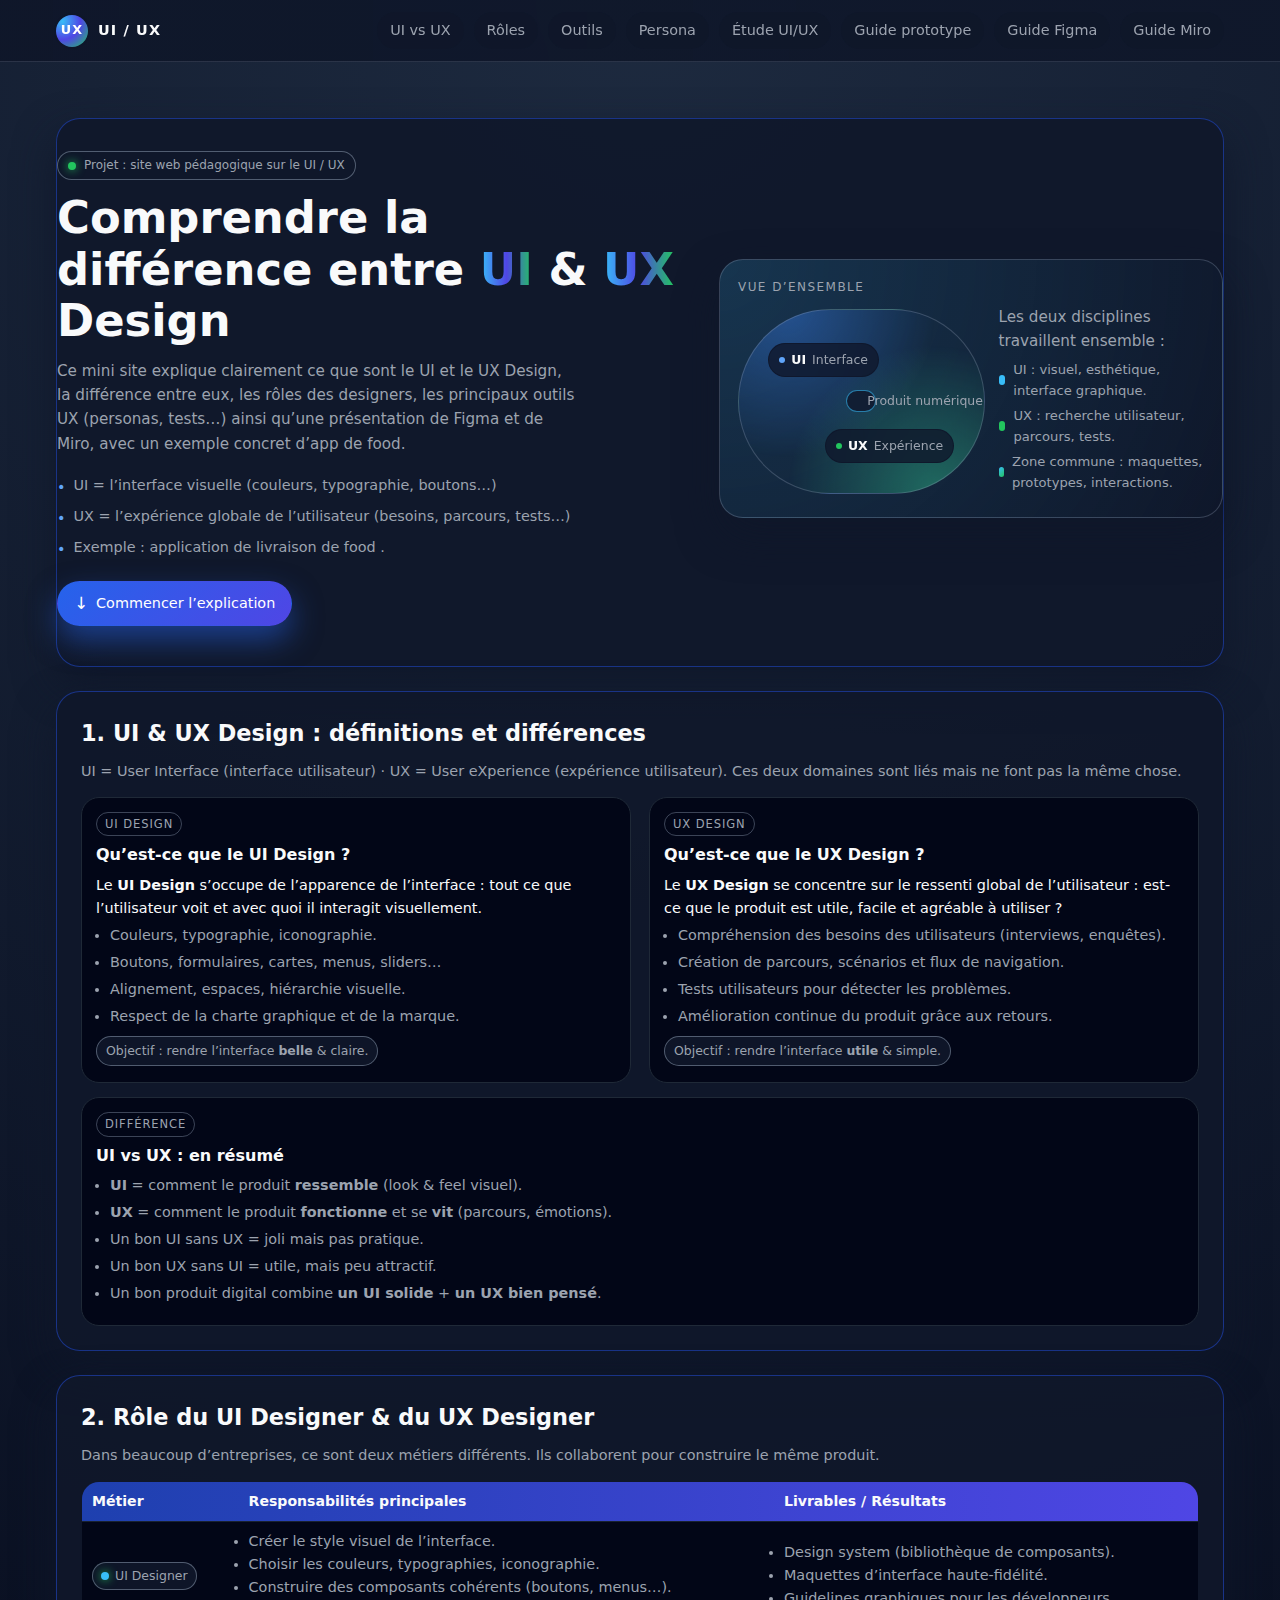
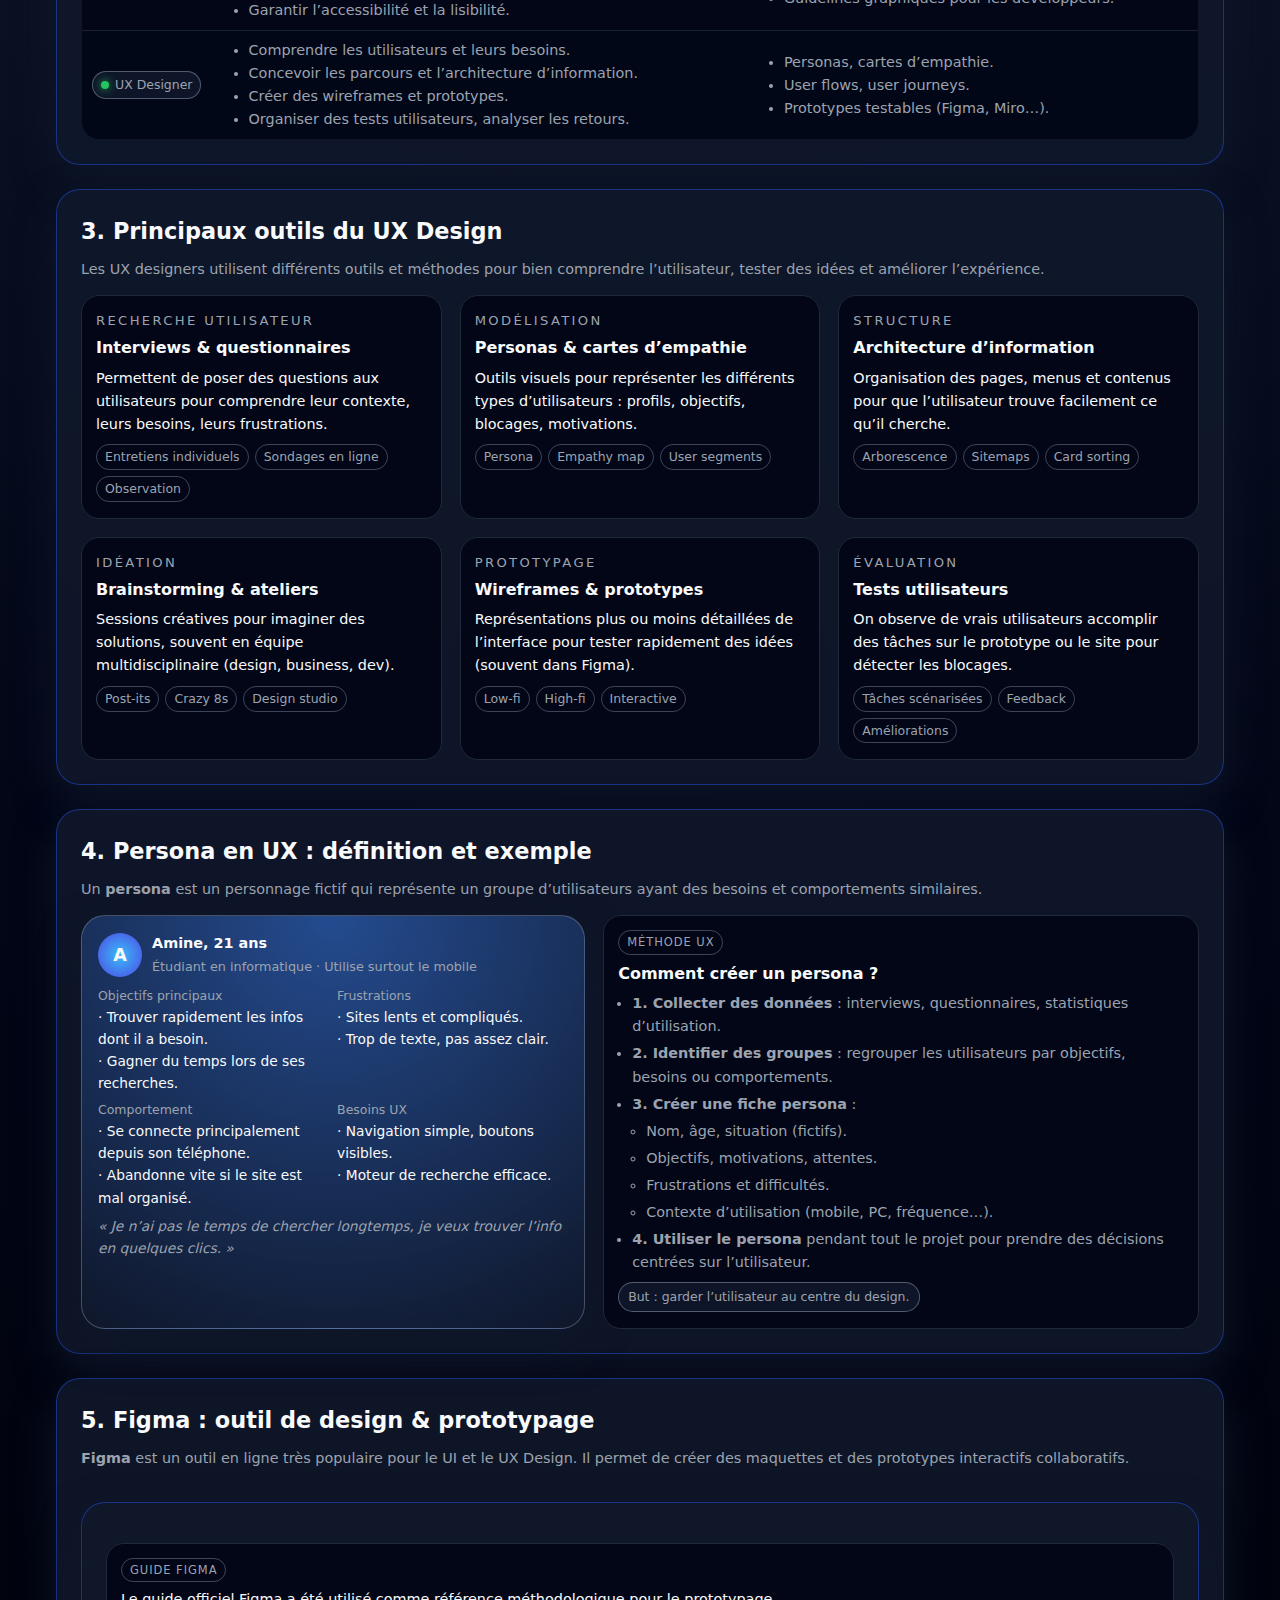
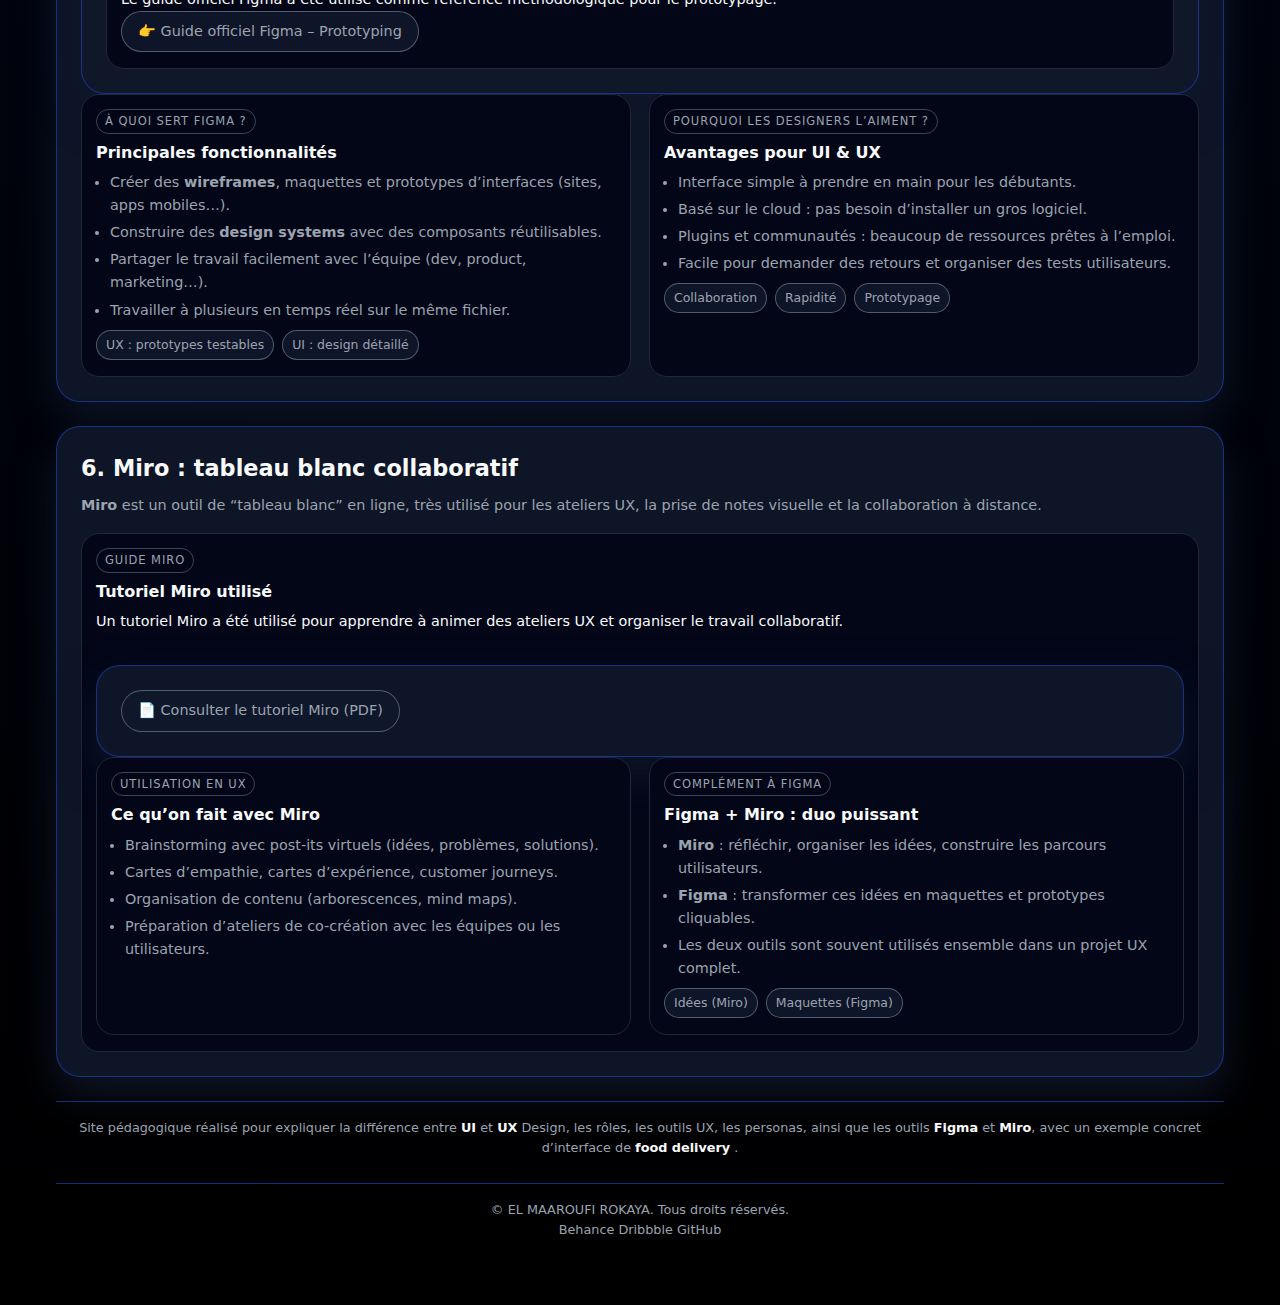
<file: index.html>
<!DOCTYPE html>
<html lang="fr">
<head>
  <meta charset="UTF-8" />
  <title>UI & UX Design – Explications complètes</title>
  <meta name="viewport" content="width=device-width, initial-scale=1.0" />
  <style>
    :root {
      --bg: #0f172a;
      --bg-soft: #111827;
      --primary: #3b82f6;
      --primary-soft: #1e40af;
      --text: #f9fafb;
      --text-soft: #9ca3af;
      --card-bg: #020617;
      --accent: #22c55e;
      --border: #1f2937;
      --radius-lg: 18px;
      --radius-xl: 24px;
      --shadow-soft: 0 18px 40px rgba(15, 23, 42, 0.75);
    }

    * {
      box-sizing: border-box;
      margin: 0;
      padding: 0;
    }

    body {
      font-family: system-ui, -apple-system, BlinkMacSystemFont, "Segoe UI", sans-serif;
      background: radial-gradient(circle at top, #1d2a3f 0, #020617 55%, #000 100%);
      color: var(--text);
      line-height: 1.6;
      -webkit-font-smoothing: antialiased;
    }

    a {
      color: inherit;
      text-decoration: none;
    }

    img {
      max-width: 100%;
      display: block;
    }

    .page {
      max-width: 1200px;
      margin: 0 auto;
      padding: 24px 16px 64px;
    }

    header {
      position: sticky;
      top: 0;
      z-index: 10;
      backdrop-filter: blur(18px);
      background: linear-gradient(to right, rgba(15,23,42,0.95), rgba(15,23,42,0.9));
      border-bottom: 1px solid rgba(148,163,184,0.2);
    }

    .nav {
      max-width: 1200px;
      margin: 0 auto;
      padding: 12px 16px;
      display: flex;
      align-items: center;
      justify-content: space-between;
      gap: 12px;
    }

    .logo {
      display: flex;
      align-items: center;
      gap: 10px;
      font-weight: 700;
      letter-spacing: 0.08em;
      font-size: 0.9rem;
      text-transform: uppercase;
    }

    .logo-mark {
      width: 32px;
      height: 32px;
      border-radius: 999px;
      background: radial-gradient(circle at 20% 20%, #38bdf8, #4f46e5, #22c55e);
      display: flex;
      align-items: center;
      justify-content: center;
      font-size: 0.8rem;
      color: white;
      box-shadow: 0 0 0 2px rgba(15,23,42,0.8);
    }

    .nav-links {
      display: flex;
      flex-wrap: wrap;
      gap: 10px;
      font-size: 0.9rem;
    }

    .nav-links a {
      padding: 6px 12px;
      border-radius: 999px;
      border: 1px solid transparent;
      color: var(--text-soft);
      transition: 0.2s ease;
      background: rgba(15,23,42,0.7);
    }

    .nav-links a:hover {
      border-color: rgba(148,163,184,0.6);
      color: var(--text);
      transform: translateY(-1px);
      background: rgba(15,23,42,1);
    }

    .hero {
      display: grid;
      grid-template-columns: minmax(0, 1.5fr) minmax(0, 1.2fr);
      gap: 32px;
      padding: 32px 0 40px;
      align-items: center;
    }

    .badge {
      display: inline-flex;
      align-items: center;
      gap: 8px;
      padding: 4px 10px;
      border-radius: 999px;
      border: 1px solid rgba(148,163,184,0.5);
      background: rgba(15,23,42,0.9);
      font-size: 0.75rem;
      color: var(--text-soft);
      margin-bottom: 12px;
    }

    .badge-dot {
      width: 8px;
      height: 8px;
      border-radius: 999px;
      background: #22c55e;
      box-shadow: 0 0 10px #22c55e;
    }

    .hero h1 {
      font-size: clamp(2rem, 4vw, 2.8rem);
      line-height: 1.15;
      margin-bottom: 12px;
    }

    .hero h1 span {
      background: linear-gradient(to right, #38bdf8, #4f46e5, #22c55e);
      -webkit-background-clip: text;
      color: transparent;
    }

    .hero p {
      color: var(--text-soft);
      max-width: 520px;
      font-size: 0.95rem;
      margin-bottom: 18px;
    }

    .hero-list {
      list-style: none;
      margin-bottom: 20px;
      color: var(--text-soft);
      font-size: 0.9rem;
    }

    .hero-list li {
      display: flex;
      gap: 8px;
      margin-bottom: 6px;
    }

    .hero-list li::before {
      content: "•";
      color: #60a5fa;
      margin-top: 2px;
    }

    .hero-actions {
      display: flex;
      flex-wrap: wrap;
      gap: 12px;
      font-size: 0.9rem;
      margin-top: 4px;
    }

    .btn-primary,
    .btn-ghost {
      padding: 8px 16px;
      border-radius: 999px;
      border: 1px solid transparent;
      display: inline-flex;
      align-items: center;
      gap: 8px;
      cursor: pointer;
      font-size: 0.9rem;
      transition: 0.2s ease;
    }

    .btn-primary {
      background: linear-gradient(135deg, #2563eb, #4f46e5);
      color: white;
      box-shadow: 0 14px 30px rgba(37,99,235,0.5);
    }

    .btn-primary span {
      font-size: 1.05rem;
    }

    .btn-primary:hover {
      transform: translateY(-1px);
      box-shadow: 0 16px 40px rgba(37,99,235,0.6);
    }

    .btn-ghost {
      border-color: rgba(148,163,184,0.5);
      background: rgba(15,23,42,0.9);
      color: var(--text-soft);
    }

    .btn-ghost:hover {
      border-color: rgba(148,163,184,0.8);
      color: var(--text);
      transform: translateY(-1px);
    }

    .hero-aside {
      background: radial-gradient(circle at top left, rgba(56,189,248,0.18), rgba(15,23,42,0.98));
      border-radius: var(--radius-xl);
      border: 1px solid rgba(148,163,184,0.3);
      box-shadow: var(--shadow-soft);
      padding: 18px 18px 20px;
      position: relative;
      overflow: hidden;
    }

    .hero-tag {
      font-size: 0.75rem;
      text-transform: uppercase;
      letter-spacing: 0.12em;
      color: var(--text-soft);
      margin-bottom: 8px;
    }

    .diagram {
      display: grid;
      grid-template-columns: 1.2fr 1fr;
      gap: 14px;
      align-items: center;
    }

    .diagram-circle {
      position: relative;
      width: 100%;
      aspect-ratio: 4 / 3;
      border-radius: 999px;
      background: radial-gradient(circle at 20% 0, rgba(59,130,246,0.4), transparent 55%),
                  radial-gradient(circle at 80% 100%, rgba(52,211,153,0.4), transparent 55%);
      border: 1px solid rgba(148,163,184,0.3);
      display: flex;
      align-items: center;
      justify-content: center;
      overflow: hidden;
    }

    .pill {
      position: absolute;
      padding: 6px 10px;
      border-radius: 999px;
      border: 1px solid rgba(15,23,42,0.8);
      font-size: 0.78rem;
      display: flex;
      align-items: center;
      gap: 6px;
      backdrop-filter: blur(10px);
      background: rgba(15,23,42,0.8);
      color: var(--text-soft);
      white-space: nowrap;
    }

    .pill strong {
      font-weight: 600;
      color: var(--text);
    }

    .pill-dot {
      width: 6px;
      height: 6px;
      border-radius: 999px;
      background: #60a5fa;
    }

    .pill-ui { top: 18%; left: 12%; }
    .pill-ux { bottom: 16%; right: 12%; }
    .pill-center {
      inset: 50%;
      transform: translate(-50%, -50%);
      border-radius: 999px;
      padding: 10px 14px;
      border-color: rgba(56,189,248,0.6);
    }

    .diagram-legend {
      font-size: 0.82rem;
      color: var(--text-soft);
    }

    .diagram-legend p {
      margin-bottom: 6px;
    }

    .legend-item {
      display: flex;
      gap: 8px;
      align-items: center;
      margin-bottom: 4px;
    }

    .legend-dot {
      width: 10px;
      height: 10px;
      border-radius: 999px;
    }

    .legend-dot.ui { background: #38bdf8; }
    .legend-dot.ux { background: #22c55e; }
    .legend-dot.both { background: linear-gradient(135deg,#38bdf8,#22c55e); }

    section {
      margin-top: 32px;
      padding: 24px;
      border-radius: var(--radius-xl);
      background: rgba(15,23,42,0.9);
      border: 1px solid rgba(30,64,175,0.7);
      box-shadow: 0 18px 40px rgba(15,23,42,0.9);
    }

    section + section {
      margin-top: 24px;
    }

    section h2 {
      font-size: 1.4rem;
      margin-bottom: 8px;
    }

    section .subtitle {
      color: var(--text-soft);
      font-size: 0.9rem;
      margin-bottom: 14px;
    }

    .grid-2 {
      display: grid;
      grid-template-columns: repeat(2, minmax(0,1fr));
      gap: 18px;
    }

    .card {
      background: var(--card-bg);
      border-radius: var(--radius-lg);
      border: 1px solid var(--border);
      padding: 14px 14px 16px;
      font-size: 0.9rem;
    }

    .card h3 {
      font-size: 1rem;
      margin-bottom: 6px;
    }

    .tag {
      display: inline-flex;
      padding: 2px 8px;
      border-radius: 999px;
      border: 1px solid rgba(148,163,184,0.4);
      font-size: 0.72rem;
      text-transform: uppercase;
      letter-spacing: 0.08em;
      color: var(--text-soft);
      margin-bottom: 6px;
    }

    .card ul {
      margin-left: 14px;
      margin-top: 4px;
      color: var(--text-soft);
    }

    .card li {
      margin-bottom: 4px;
    }

    .pill-row {
      display: flex;
      flex-wrap: wrap;
      gap: 8px;
      margin-top: 8px;
    }

    .pill-small {
      font-size: 0.78rem;
      padding: 4px 9px;
      border-radius: 999px;
      border: 1px solid rgba(148,163,184,0.5);
      color: var(--text-soft);
      background: rgba(15,23,42,0.9);
    }

    .roles-table {
      width: 100%;
      border-collapse: collapse;
      font-size: 0.9rem;
      margin-top: 6px;
      border-radius: var(--radius-lg);
      overflow: hidden;
      border: 1px solid rgba(31,41,55,0.9);
    }

    .roles-table thead {
      background: linear-gradient(to right,#1e40af,#4f46e5);
    }

    .roles-table th,
    .roles-table td {
      padding: 8px 10px;
      text-align: left;
    }

    .roles-table th {
      font-weight: 600;
      font-size: 0.88rem;
    }

    .roles-table tbody tr:nth-child(odd) {
      background: #020617;
    }

    .roles-table tbody tr:nth-child(even) {
      background: #020617f0;
    }

    .roles-table td {
      border-top: 1px solid rgba(31,41,55,0.8);
      color: var(--text-soft);
    }

    .badge-role {
      display: inline-flex;
      align-items: center;
      gap: 6px;
      padding: 3px 8px;
      border-radius: 999px;
      background: rgba(15,23,42,0.9);
      font-size: 0.78rem;
      border: 1px solid rgba(148,163,184,0.5);
    }

    .badge-dot-ui { background:#38bdf8; }
    .badge-dot-ux { background:#22c55e; }

    .persona-layout {
      display: grid;
      grid-template-columns: minmax(0,1.1fr) minmax(0,1.3fr);
      gap: 18px;
    }

    .persona-card {
      background: radial-gradient(circle at top, rgba(59,130,246,0.5),rgba(15,23,42,1));
      border-radius: var(--radius-xl);
      border: 1px solid rgba(148,163,184,0.4);
      padding: 16px 16px 14px;
      box-shadow: var(--shadow-soft);
      font-size: 0.9rem;
    }

    .persona-header {
      display: flex;
      align-items: center;
      gap: 10px;
      margin-bottom: 8px;
    }

    .avatar {
      width: 44px;
      height: 44px;
      border-radius: 999px;
      background: radial-gradient(circle,#38bdf8,#4f46e5);
      display: flex;
      align-items: center;
      justify-content: center;
      font-size: 1.1rem;
      font-weight: 600;
    }

    .persona-meta {
      font-size: 0.8rem;
      color: var(--text-soft);
    }

    .persona-grid {
      display: grid;
      grid-template-columns: repeat(2,minmax(0,1fr));
      gap: 8px;
      margin-bottom: 6px;
    }

    .persona-label {
      font-size: 0.78rem;
      color: var(--text-soft);
    }

    .persona-value {
      font-size: 0.86rem;
    }

    .persona-quote {
      font-size: 0.86rem;
      margin-top: 6px;
      font-style: italic;
      color: var(--text-soft);
    }

    .tools-grid {
      display: grid;
      grid-template-columns: repeat(3,minmax(0,1fr));
      gap: 18px;
    }

    .tool-logo {
      font-size: 0.82rem;
      text-transform: uppercase;
      letter-spacing: 0.18em;
      color: var(--text-soft);
      margin-bottom: 4px;
    }

    .tool-tag-row {
      display: flex;
      flex-wrap: wrap;
      gap: 6px;
      margin-top: 8px;
      font-size: 0.78rem;
    }

    .tool-tag {
      border-radius: 999px;
      border: 1px solid rgba(148,163,184,0.4);
      padding: 2px 8px;
      color: var(--text-soft);
    }

    /* SECTION 3D + FOOD */

    .food-3d-container {
      display: grid;
      grid-template-columns: minmax(0,1.3fr) minmax(0,1.1fr);
      gap: 18px;
      align-items: center;
    }

    .phone-3d-wrapper {
      perspective: 1200px;
    }

    .phone-3d {
      width: 100%;
      max-width: 320px;
      margin: 0 auto;
      aspect-ratio: 9 / 16;
      border-radius: 32px;
      padding: 14px;
      background: radial-gradient(circle at top,#f97316,#b91c1c);
      box-shadow: 0 24px 50px rgba(0,0,0,0.7);
      transform: rotateY(-14deg) rotateX(12deg);
      transform-style: preserve-3d;
      transition: transform 0.4s ease, box-shadow 0.4s ease;
      border: 2px solid rgba(15,23,42,0.9);
    }

    .phone-3d:hover {
      transform: rotateY(-4deg) rotateX(6deg) translateY(-6px);
      box-shadow: 0 32px 70px rgba(0,0,0,0.85);
    }

    .phone-screen {
      background: rgba(15,23,42,0.95);
      border-radius: 24px;
      width: 100%;
      height: 100%;
      padding: 10px;
      display: flex;
      flex-direction: column;
      gap: 8px;
      transform: translateZ(20px);
    }

    .phone-status {
      display: flex;
      justify-content: space-between;
      align-items: center;
      font-size: 0.68rem;
      color: var(--text-soft);
    }

    .phone-title {
      font-size: 0.9rem;
      font-weight: 600;
      margin-top: 4px;
      margin-bottom: 6px;
      display: flex;
      justify-content: space-between;
      align-items: center;
    }

    .pill-delivery {
      font-size: 0.7rem;
      padding: 2px 8px;
      border-radius: 999px;
      background: rgba(34,197,94,0.13);
      border: 1px solid rgba(34,197,94,0.5);
      color: #bbf7d0;
    }

    .food-list {
      display: flex;
      flex-direction: column;
      gap: 6px;
      margin-top: 4px;
      flex: 1;
    }

    .food-item {
      display: grid;
      grid-template-columns: auto 1fr auto;
      gap: 8px;
      align-items: center;
      padding: 6px 7px;
      border-radius: 14px;
      background: rgba(15,23,42,0.9);
      border: 1px solid rgba(55,65,81,0.9);
    }

    .food-thumb {
      width: 34px;
      height: 34px;
      border-radius: 999px;
      background: radial-gradient(circle at 30% 0,#fed7aa,#f97316,#991b1b);
    }

    .food-thumb.sushi {
      background: radial-gradient(circle at 30% 0,#facc15,#fb7185,#9f1239);
    }

    .food-thumb.pizza {
      background: radial-gradient(circle at 30% 0,#facc15,#f97316,#b91c1c);
    }

    .food-info-title {
      font-size: 0.8rem;
      font-weight: 600;
    }

    .food-info-sub {
      font-size: 0.72rem;
      color: var(--text-soft);
    }

    .food-price {
      font-size: 0.86rem;
      font-weight: 600;
      color: #fbbf24;
    }

    .phone-bottom {
      margin-top: 6px;
      display: flex;
      justify-content: space-between;
      align-items: center;
      font-size: 0.72rem;
      color: var(--text-soft);
    }

    .btn-small {
      padding: 4px 10px;
      border-radius: 999px;
      border: none;
      font-size: 0.75rem;
      background: linear-gradient(135deg,#22c55e,#16a34a);
      color: white;
      cursor: pointer;
    }

    .food-3d-text ul {
      margin-left: 16px;
      color: var(--text-soft);
    }

    .food-3d-text li {
      margin-bottom: 4px;
    }

    .gallery-3d {
      margin-top: 16px;
      display: grid;
      grid-template-columns: repeat(3,minmax(0,1fr));
      gap: 14px;
    }

    .card-3d {
      position: relative;
      border-radius: 18px;
      padding: 10px 10px 12px;
      background: radial-gradient(circle at top,rgba(248,250,252,0.06),rgba(15,23,42,1));
      border: 1px solid rgba(55,65,81,0.9);
      box-shadow: 0 18px 36px rgba(0,0,0,0.7);
      transform-style: preserve-3d;
      transform: translateY(0) rotateX(10deg);
      transition: transform 0.3s ease, box-shadow 0.3s ease, border-color 0.3s ease;
      font-size: 0.8rem;
    }

    .card-3d:hover {
      transform: translateY(-8px) rotateX(4deg);
      box-shadow: 0 26px 60px rgba(0,0,0,0.9);
      border-color: rgba(251,191,36,0.9);
    }

    .card-3d-tag {
      font-size: 0.7rem;
      text-transform: uppercase;
      letter-spacing: 0.12em;
      color: var(--text-soft);
      margin-bottom: 2px;
    }

    .card-3d-title {
      font-size: 0.88rem;
      font-weight: 600;
      margin-bottom: 4px;
    }

    .card-3d-pill {
      margin-top: 8px;
      display: inline-flex;
      align-items: center;
      gap: 4px;
      padding: 3px 7px;
      border-radius: 999px;
      border: 1px solid rgba(251,191,36,0.7);
      font-size: 0.72rem;
      color: #facc15;
    }

    .card-3d-dot {
      width: 6px;
      height: 6px;
      border-radius: 999px;
      background: #facc15;
    }

    footer {
      text-align: center;
      margin-top: 24px;
      padding-top: 16px;
      border-top: 1px solid rgba(30,64,175,0.7);
      font-size: 0.8rem;
      color: var(--text-soft);
    }

    footer strong {
      color: var(--text);
    }

    @media (max-width: 900px) {
      .hero,
      .grid-2,
      .persona-layout,
      .tools-grid,
      .diagram,
      .food-3d-container {
        grid-template-columns: 1fr;
      }

      .hero {
        padding-top: 20px;
      }

      section {
        padding: 18px;
      }

      .tools-grid,
      .gallery-3d {
        gap: 12px;
      }
    }

    @media (max-width: 640px) {
      .nav {
        flex-direction: column;
        align-items: flex-start;
      }
      .nav-links {
        width: 100%;
      }
      .page {
        padding-inline: 14px;
      }
      .hero-aside {
        margin-top: 6px;
      }
      .gallery-3d {
        grid-template-columns: 1fr;
      }
    }
  </style>
</head>
<body>
  <header>
    <div class="nav">
      <div class="logo">
        <div class="logo-mark">UX</div>
        <span>UI / UX </span>
      </div>
      <nav class="nav-links">
        <a href="#ui-ux">UI vs UX</a>
        <a href="#roles">Rôles</a>
        <a href="#outils-ux">Outils</a>
        <a href="#persona">Persona</a>
        <a href="project1.html">Étude UI/UX</a>
        <a href="foodify-prototype-guide.html">Guide prototype</a>
        <a href="#figma">Guide Figma</a>
        <a href="#miro">Guide Miro</a>
      </nav>
    </div>
  </header>

  <main class="page">
    <!-- HERO -->
    <section class="hero" aria-labelledby="hero-title">
      <div>
        <div class="badge">
          <span class="badge-dot"></span>
          Projet : site web pédagogique sur le UI / UX
        </div>
        <h1 id="hero-title">
          Comprendre la différence entre <span>UI</span> &amp; <span>UX</span> Design
        </h1>
        <p>
          Ce mini site explique clairement ce que sont le UI et le UX Design, la différence entre eux, les rôles des designers,
          les principaux outils UX (personas, tests…) ainsi qu’une présentation de Figma et de Miro, avec un exemple concret d’app de food.
        </p>
        <ul class="hero-list">
          <li>UI = l’interface visuelle (couleurs, typographie, boutons…)</li>
          <li>UX = l’expérience globale de l’utilisateur (besoins, parcours, tests…)</li>
          <li>Exemple : application de livraison de food .</li>
        </ul>
        <div class="hero-actions">
          <a href="#ui-ux" class="btn-primary">
            <span>↓</span>
            Commencer l’explication
          </a>
        </div>
      </div>

      <aside class="hero-aside" aria-label="Schéma UI et UX">
        <div class="hero-tag">Vue d’ensemble</div>
        <div class="diagram">
          <div class="diagram-circle">
            <div class="pill pill-ui">
              <span class="pill-dot"></span>
              <strong>UI</strong> Interface
            </div>
            <div class="pill pill-ux">
              <span class="pill-dot" style="background:#22c55e;"></span>
              <strong>UX</strong> Expérience
            </div>
            <div class="pill pill-center">
              <span class="pill-dot"></span>
              Produit numérique
            </div>
          </div>
          <div class="diagram-legend">
            <p>Les deux disciplines travaillent ensemble :</p>
            <div class="legend-item">
              <div class="legend-dot ui"></div>
              <span>UI : visuel, esthétique, interface graphique.</span>
            </div>
            <div class="legend-item">
              <div class="legend-dot ux"></div>
              <span>UX : recherche utilisateur, parcours, tests.</span>
            </div>
            <div class="legend-item">
              <div class="legend-dot both"></div>
              <span>Zone commune : maquettes, prototypes, interactions.</span>
            </div>
          </div>
        </div>
      </aside>
    </section>

    <!-- SECTION UI / UX -->
    <section id="ui-ux" aria-labelledby="ui-ux-title">
      <h2 id="ui-ux-title">1. UI &amp; UX Design : définitions et différences</h2>
      <p class="subtitle">
        UI = User Interface (interface utilisateur) · UX = User eXperience (expérience utilisateur).
        Ces deux domaines sont liés mais ne font pas la même chose.
      </p>

      <div class="grid-2">
        <article class="card">
          <div class="tag">UI Design</div>
          <h3>Qu’est-ce que le UI Design ?</h3>
          <p>
            Le <strong>UI Design</strong> s’occupe de l’apparence de l’interface :
            tout ce que l’utilisateur voit et avec quoi il interagit visuellement.
          </p>
          <ul>
            <li>Couleurs, typographie, iconographie.</li>
            <li>Boutons, formulaires, cartes, menus, sliders…</li>
            <li>Alignement, espaces, hiérarchie visuelle.</li>
            <li>Respect de la charte graphique et de la marque.</li>
          </ul>
          <div class="pill-row">
            <span class="pill-small">Objectif : rendre l’interface <strong>belle</strong> &amp; claire.</span>
          </div>
        </article>

        <article class="card">
          <div class="tag">UX Design</div>
          <h3>Qu’est-ce que le UX Design ?</h3>
          <p>
            Le <strong>UX Design</strong> se concentre sur le ressenti global de l’utilisateur :
            est-ce que le produit est utile, facile et agréable à utiliser ?
          </p>
          <ul>
            <li>Compréhension des besoins des utilisateurs (interviews, enquêtes).</li>
            <li>Création de parcours, scénarios et flux de navigation.</li>
            <li>Tests utilisateurs pour détecter les problèmes.</li>
            <li>Amélioration continue du produit grâce aux retours.</li>
          </ul>
          <div class="pill-row">
            <span class="pill-small">Objectif : rendre l’interface <strong>utile</strong> &amp; simple.</span>
          </div>
        </article>
      </div>

      <article class="card" style="margin-top:14px;">
        <div class="tag">Différence</div>
        <h3>UI vs UX : en résumé</h3>
        <ul>
          <li><strong>UI</strong> = comment le produit <strong>ressemble</strong> (look &amp; feel visuel).</li>
          <li><strong>UX</strong> = comment le produit <strong>fonctionne</strong> et se <strong>vit</strong> (parcours, émotions).</li>
          <li>Un bon UI sans UX = joli mais pas pratique.</li>
          <li>Un bon UX sans UI = utile, mais peu attractif.</li>
          <li>Un bon produit digital combine <strong>un UI solide</strong> + <strong>un UX bien pensé</strong>.</li>
        </ul>
      </article>
    </section>

    <!-- SECTION ROLES -->
    <section id="roles" aria-labelledby="roles-title">
      <h2 id="roles-title">2. Rôle du UI Designer &amp; du UX Designer</h2>
      <p class="subtitle">
        Dans beaucoup d’entreprises, ce sont deux métiers différents. Ils collaborent pour construire le même produit.
      </p>

      <table class="roles-table">
        <thead>
          <tr>
            <th>Métier</th>
            <th>Responsabilités principales</th>
            <th>Livrables / Résultats</th>
          </tr>
        </thead>
        <tbody>
          <tr>
            <td>
              <span class="badge-role">
                <span class="badge-dot badge-dot-ui"></span>
                UI Designer
              </span>
            </td>
            <td>
              <ul>
                <li>Créer le style visuel de l’interface.</li>
                <li>Choisir les couleurs, typographies, iconographie.</li>
                <li>Construire des composants cohérents (boutons, menus…).</li>
                <li>Garantir l’accessibilité et la lisibilité.</li>
              </ul>
            </td>
            <td>
              <ul>
                <li>Design system (bibliothèque de composants).</li>
                <li>Maquettes d’interface haute-fidélité.</li>
                <li>Guidelines graphiques pour les développeurs.</li>
              </ul>
            </td>
          </tr>
          <tr>
            <td>
              <span class="badge-role">
                <span class="badge-dot badge-dot-ux"></span>
                UX Designer
              </span>
            </td>
            <td>
              <ul>
                <li>Comprendre les utilisateurs et leurs besoins.</li>
                <li>Concevoir les parcours et l’architecture d’information.</li>
                <li>Créer des wireframes et prototypes.</li>
                <li>Organiser des tests utilisateurs, analyser les retours.</li>
              </ul>
            </td>
            <td>
              <ul>
                <li>Personas, cartes d’empathie.</li>
                <li>User flows, user journeys.</li>
                <li>Prototypes testables (Figma, Miro…).</li>
              </ul>
            </td>
          </tr>
        </tbody>
      </table>
    </section>

    <!-- SECTION OUTILS UX -->
    <section id="outils-ux" aria-labelledby="outils-ux-title">
      <h2 id="outils-ux-title">3. Principaux outils du UX Design</h2>
      <p class="subtitle">
        Les UX designers utilisent différents outils et méthodes pour bien comprendre l’utilisateur, tester des idées
        et améliorer l’expérience.
      </p>

      <div class="tools-grid">
        <article class="card">
          <div class="tool-logo">Recherche utilisateur</div>
          <h3>Interviews &amp; questionnaires</h3>
          <p>
            Permettent de poser des questions aux utilisateurs pour comprendre leur contexte, leurs besoins, leurs frustrations.
          </p>
          <div class="tool-tag-row">
            <span class="tool-tag">Entretiens individuels</span>
            <span class="tool-tag">Sondages en ligne</span>
            <span class="tool-tag">Observation</span>
          </div>
        </article>

        <article class="card">
          <div class="tool-logo">Modélisation</div>
          <h3>Personas &amp; cartes d’empathie</h3>
          <p>
            Outils visuels pour représenter les différents types d’utilisateurs : profils, objectifs, blocages, motivations.
          </p>
          <div class="tool-tag-row">
            <span class="tool-tag">Persona</span>
            <span class="tool-tag">Empathy map</span>
            <span class="tool-tag">User segments</span>
          </div>
        </article>

        <article class="card">
          <div class="tool-logo">Structure</div>
          <h3>Architecture d’information</h3>
          <p>
            Organisation des pages, menus et contenus pour que l’utilisateur trouve facilement ce qu’il cherche.
          </p>
          <div class="tool-tag-row">
            <span class="tool-tag">Arborescence</span>
            <span class="tool-tag">Sitemaps</span>
            <span class="tool-tag">Card sorting</span>
          </div>
        </article>

        <article class="card">
          <div class="tool-logo">Idéation</div>
          <h3>Brainstorming &amp; ateliers</h3>
          <p>
            Sessions créatives pour imaginer des solutions, souvent en équipe multidisciplinaire (design, business, dev).
          </p>
          <div class="tool-tag-row">
            <span class="tool-tag">Post-its</span>
            <span class="tool-tag">Crazy 8s</span>
            <span class="tool-tag">Design studio</span>
          </div>
        </article>

        <article class="card">
          <div class="tool-logo">Prototypage</div>
          <h3>Wireframes &amp; prototypes</h3>
          <p>
            Représentations plus ou moins détaillées de l’interface pour tester rapidement des idées (souvent dans Figma).
          </p>
          <div class="tool-tag-row">
            <span class="tool-tag">Low-fi</span>
            <span class="tool-tag">High-fi</span>
            <span class="tool-tag">Interactive</span>
          </div>
        </article>

        <article class="card">
          <div class="tool-logo">Évaluation</div>
          <h3>Tests utilisateurs</h3>
          <p>
            On observe de vrais utilisateurs accomplir des tâches sur le prototype ou le site pour détecter les blocages.
          </p>
          <div class="tool-tag-row">
            <span class="tool-tag">Tâches scénarisées</span>
            <span class="tool-tag">Feedback</span>
            <span class="tool-tag">Améliorations</span>
          </div>
        </article>
      </div>
    </section>

    <!-- SECTION PERSONA -->
    <section id="persona" aria-labelledby="persona-title">
      <h2 id="persona-title">4. Persona en UX : définition et exemple</h2>
      <p class="subtitle">
        Un <strong>persona</strong> est un personnage fictif qui représente un groupe d’utilisateurs ayant des besoins et comportements similaires.
      </p>

      <div class="persona-layout">
        <article class="persona-card">
          <div class="persona-header">
            <div class="avatar">A</div>
            <div>
              <strong>Amine, 21 ans</strong><br />
              <span class="persona-meta">Étudiant en informatique · Utilise surtout le mobile</span>
            </div>
          </div>

          <div class="persona-grid">
            <div>
              <div class="persona-label">Objectifs principaux</div>
              <div class="persona-value">
                · Trouver rapidement les infos dont il a besoin.<br />
                · Gagner du temps lors de ses recherches.
              </div>
            </div>
            <div>
              <div class="persona-label">Frustrations</div>
              <div class="persona-value">
                · Sites lents et compliqués.<br />
                · Trop de texte, pas assez clair.
              </div>
            </div>
          </div>

          <div class="persona-grid">
            <div>
              <div class="persona-label">Comportement</div>
              <div class="persona-value">
                · Se connecte principalement depuis son téléphone.<br />
                · Abandonne vite si le site est mal organisé.
              </div>
            </div>
            <div>
              <div class="persona-label">Besoins UX</div>
              <div class="persona-value">
                · Navigation simple, boutons visibles.<br />
                · Moteur de recherche efficace.
              </div>
            </div>
          </div>

          <p class="persona-quote">« Je n’ai pas le temps de chercher longtemps, je veux trouver l’info en quelques clics. »</p>
        </article>

        <article class="card">
          <div class="tag">Méthode UX</div>
          <h3>Comment créer un persona ?</h3>
          <ul>
            <li><strong>1. Collecter des données</strong> : interviews, questionnaires, statistiques d’utilisation.</li>
            <li><strong>2. Identifier des groupes</strong> : regrouper les utilisateurs par objectifs, besoins ou comportements.</li>
            <li><strong>3. Créer une fiche persona</strong> :
              <ul>
                <li>Nom, âge, situation (fictifs).</li>
                <li>Objectifs, motivations, attentes.</li>
                <li>Frustrations et difficultés.</li>
                <li>Contexte d’utilisation (mobile, PC, fréquence…).</li>
              </ul>
            </li>
            <li><strong>4. Utiliser le persona</strong> pendant tout le projet pour prendre des décisions centrées sur l’utilisateur.</li>
          </ul>
          <div class="pill-row">
            <span class="pill-small">But : garder l’utilisateur au centre du design.</span>
          </div>
        </article>
      </div>
    </section>

    <!-- SECTION 3D + FOOD -->
    

        
    <!-- SECTION FIGMA -->
    <section id="figma" aria-labelledby="figma-title">
      <h2 id="figma-title">5. Figma : outil de design &amp; prototypage</h2>
      <p class="subtitle">
        <strong>Figma</strong> est un outil en ligne très populaire pour le UI et le UX Design. Il permet de créer des maquettes et des
        prototypes interactifs collaboratifs.
      </p>
      <section>
        <article class="card" style="margin-top:16px;">
    <div class="tag">Guide Figma</div>
    <p>
      Le guide officiel Figma a été utilisé comme référence méthodologique pour le prototypage.
    </p>
    <a href="https://help.figma.com/hc/en-us/articles/360040314193-Guide-to-prototyping-in-Figma"
       target="_blank"
       class="btn-ghost">
      👉 Guide officiel Figma – Prototyping
    </a>
  </article>
      </section>

      <div class="grid-2">
        <article class="card">
          <div class="tag">À quoi sert Figma ?</div>
          <h3>Principales fonctionnalités</h3>
          <ul>
            <li>Créer des <strong>wireframes</strong>, maquettes et prototypes d’interfaces (sites, apps mobiles…).</li>
            <li>Construire des <strong>design systems</strong> avec des composants réutilisables.</li>
            <li>Partager le travail facilement avec l’équipe (dev, product, marketing…).</li>
            <li>Travailler à plusieurs en temps réel sur le même fichier.</li>
          </ul>
          <div class="pill-row">
            <span class="pill-small">UX : prototypes testables</span>
            <span class="pill-small">UI : design détaillé</span>
          </div>
        </article>

        <article class="card">
          <div class="tag">Pourquoi les designers l’aiment ?</div>
          <h3>Avantages pour UI &amp; UX</h3>
          <ul>
            <li>Interface simple à prendre en main pour les débutants.</li>
            <li>Basé sur le cloud : pas besoin d’installer un gros logiciel.</li>
            <li>Plugins et communautés : beaucoup de ressources prêtes à l’emploi.</li>
            <li>Facile pour demander des retours et organiser des tests utilisateurs.</li>
          </ul>
          <div class="pill-row">
            <span class="pill-small">Collaboration</span>
            <span class="pill-small">Rapidité</span>
            <span class="pill-small">Prototypage</span>
          </div>
        </article>
      </div>
    </section>

    <!-- SECTION MIRO -->
    <section id="miro" aria-labelledby="miro-title">
      <h2 id="miro-title">6. Miro : tableau blanc collaboratif</h2>
      <p class="subtitle">
        <strong>Miro</strong> est un outil de “tableau blanc” en ligne, très utilisé pour les ateliers UX, la prise de notes visuelle
        et la collaboration à distance.
      </p>
      
      <!-- GUIDE MIRO -->
  <article class="card" style="margin-top:16px;">
    <div class="tag">Guide Miro</div>
    <h3>Tutoriel Miro utilisé</h3>
    <p>
      Un tutoriel Miro a été utilisé pour apprendre à animer des ateliers UX
      et organiser le travail collaboratif.
    </p>

   <section> <article> <a href="https://www.fedevaco.ch/fileadmin/user_upload/Fedevaco/Partage_de_savoirs/Outils-Anim-en-ligne/Tutoriel-Miro.pdf"
       target="_blank"
       class="btn-ghost">
      📄 Consulter le tutoriel Miro (PDF)
    </a>
  </article>
</section>

      <div class="grid-2">
        <article class="card">
          <div class="tag">Utilisation en UX</div>
          <h3>Ce qu’on fait avec Miro</h3>
          <ul>
            <li>Brainstorming avec post-its virtuels (idées, problèmes, solutions).</li>
            <li>Cartes d’empathie, cartes d’expérience, customer journeys.</li>
            <li>Organisation de contenu (arborescences, mind maps).</li>
            <li>Préparation d’ateliers de co-création avec les équipes ou les utilisateurs.</li>
          </ul>
        </article>

        <article class="card">
          <div class="tag">Complément à Figma</div>
          <h3>Figma + Miro : duo puissant</h3>
          <ul>
            <li><strong>Miro</strong> : réfléchir, organiser les idées, construire les parcours utilisateurs.</li>
            <li><strong>Figma</strong> : transformer ces idées en maquettes et prototypes cliquables.</li>
            <li>Les deux outils sont souvent utilisés ensemble dans un projet UX complet.</li>
          </ul>
          <div class="pill-row">
            <span class="pill-small">Idées (Miro)</span>
            <span class="pill-small">Maquettes (Figma)</span>
          </div>
        </article>
      </div>
    </section>

    <footer>
      <p>
        Site pédagogique réalisé pour expliquer la différence entre <strong>UI</strong> et <strong>UX</strong> Design,
        les rôles, les outils UX, les personas, ainsi que les outils <strong>Figma</strong> et <strong>Miro</strong>,
        avec un exemple concret d’interface de <strong>food delivery</strong> .
      </p>
    </footer>
    <!-- Footer -->
  <footer class="footer">
    <div class="container footer-container">
      <p>© <span id="year"></span> EL MAAROUFI ROKAYA. Tous droits réservés.</p>
      <div class="footer-links">
        <a href="#" target="_blank">Behance</a>
        <a href="#" target="_blank">Dribbble</a>
        <a href="#" target="_blank">GitHub</a>
      </div>
    </div>
  </footer>
    
  </main>
</body>
</html>
</file>
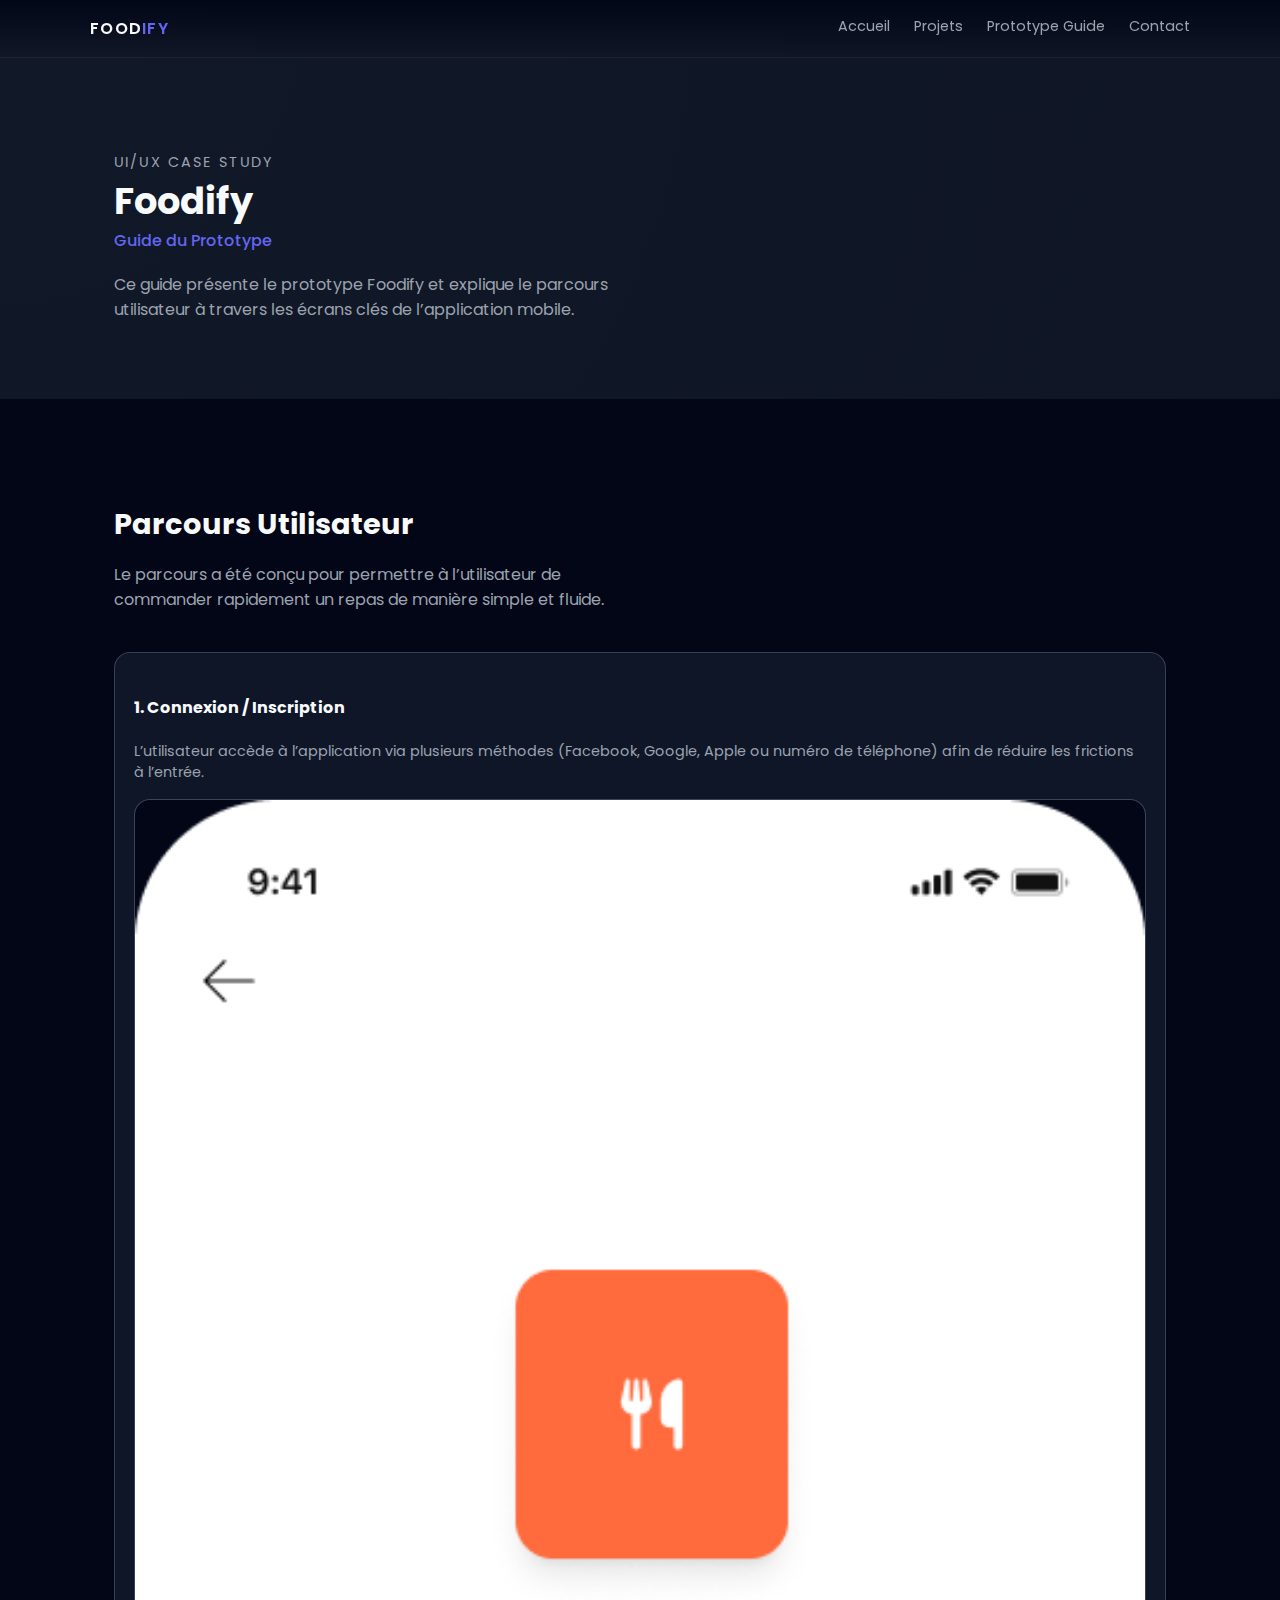
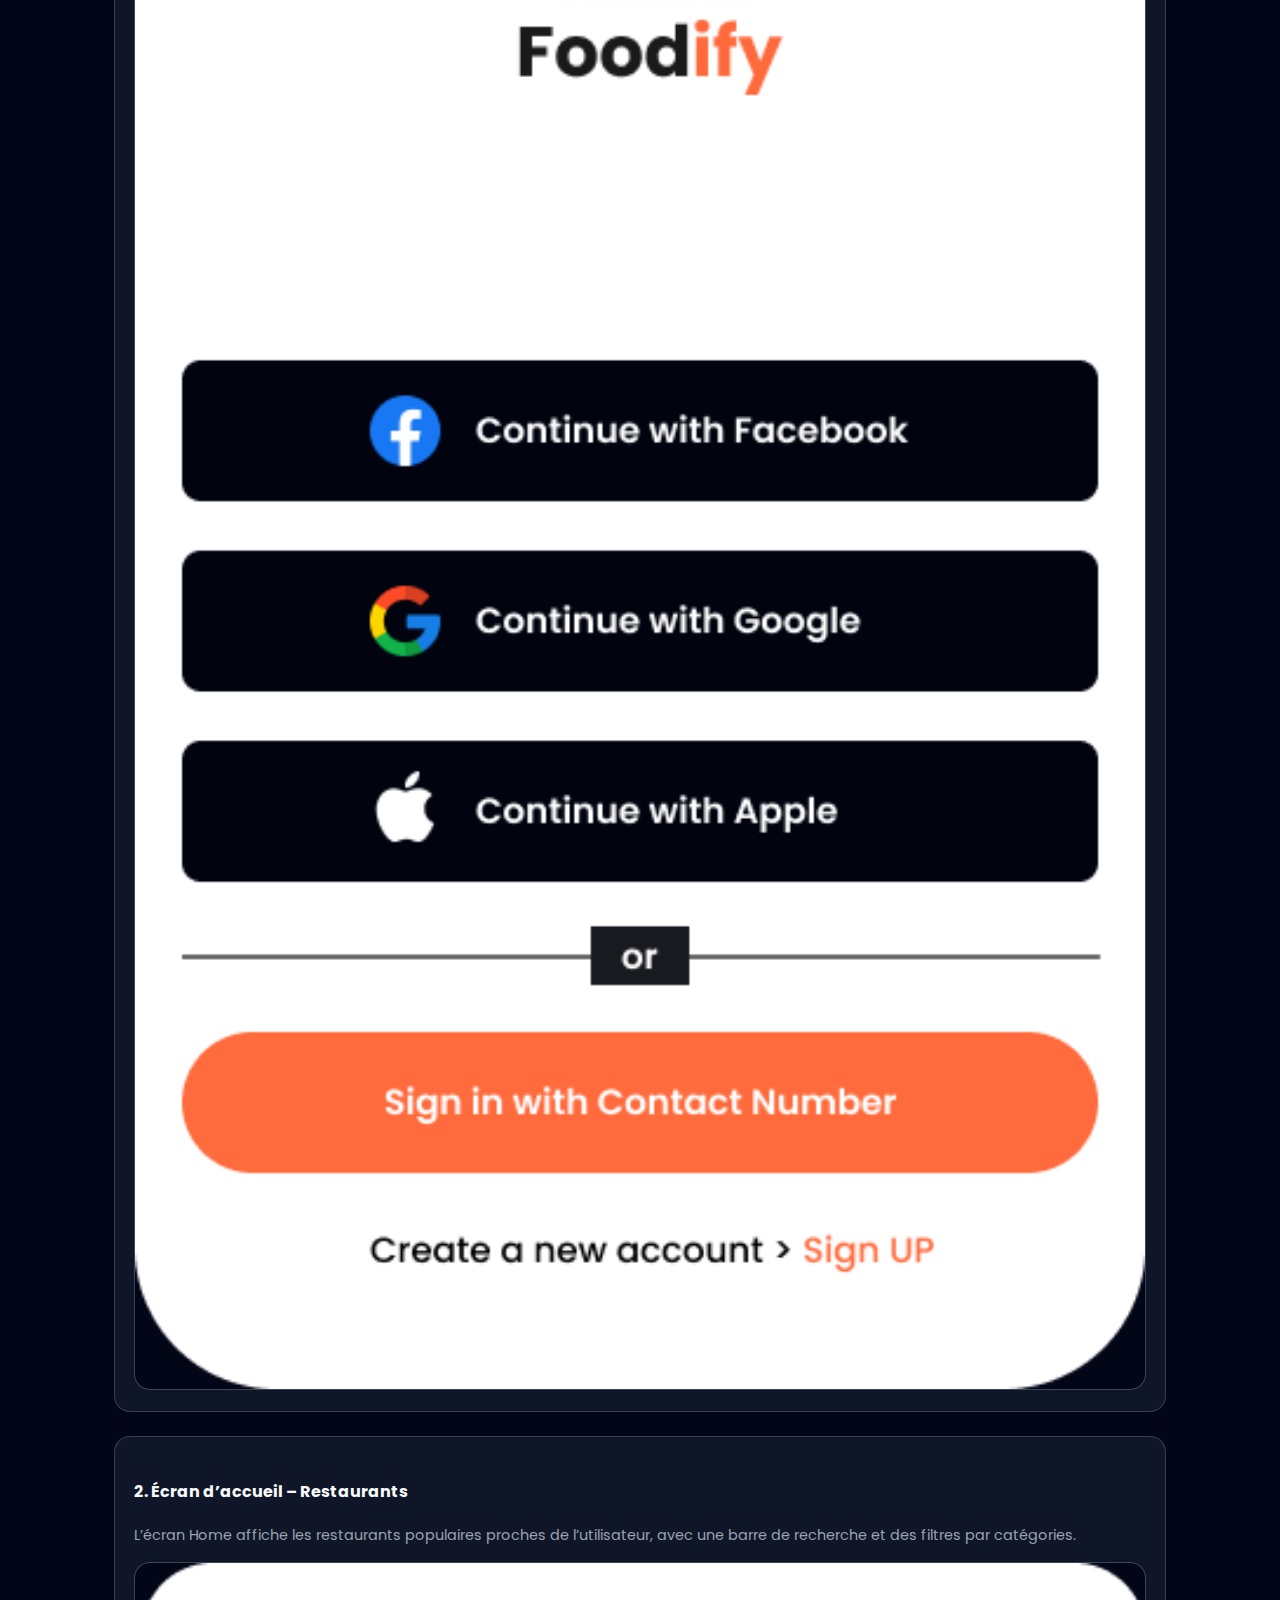
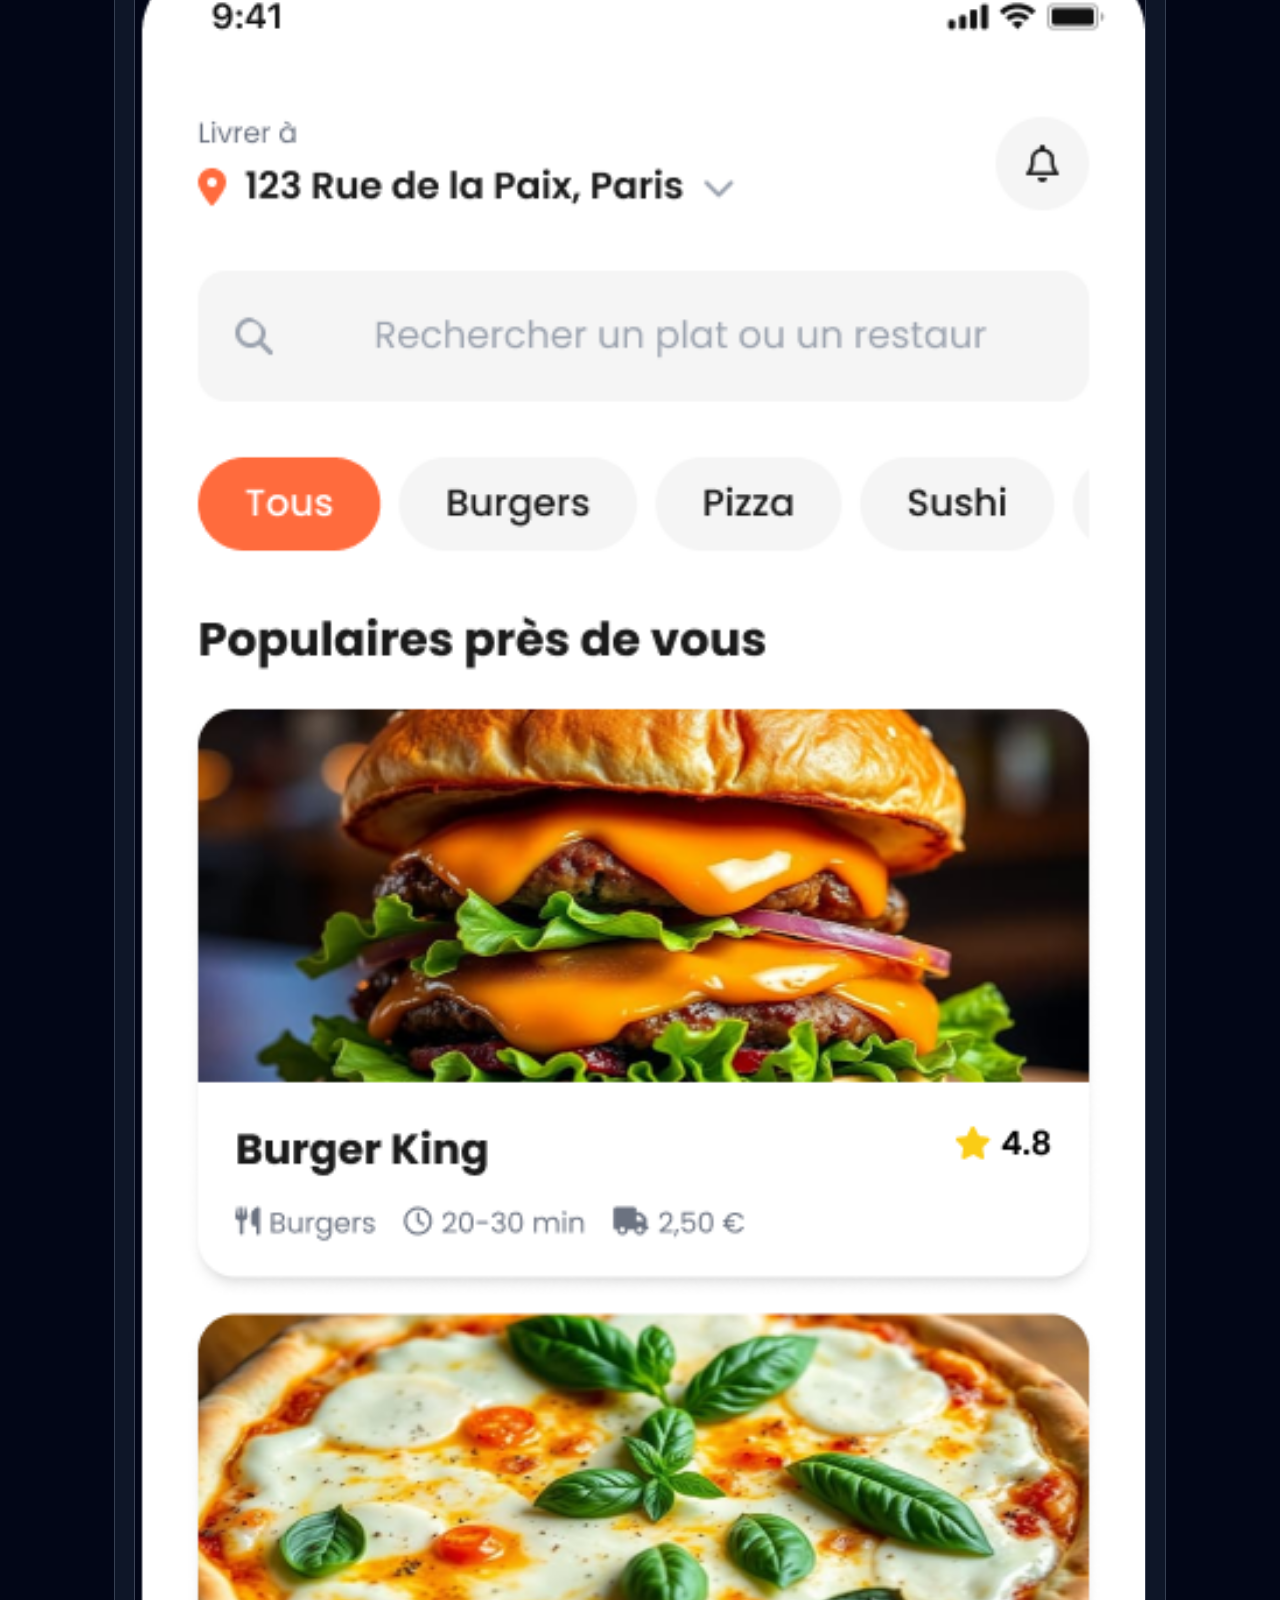
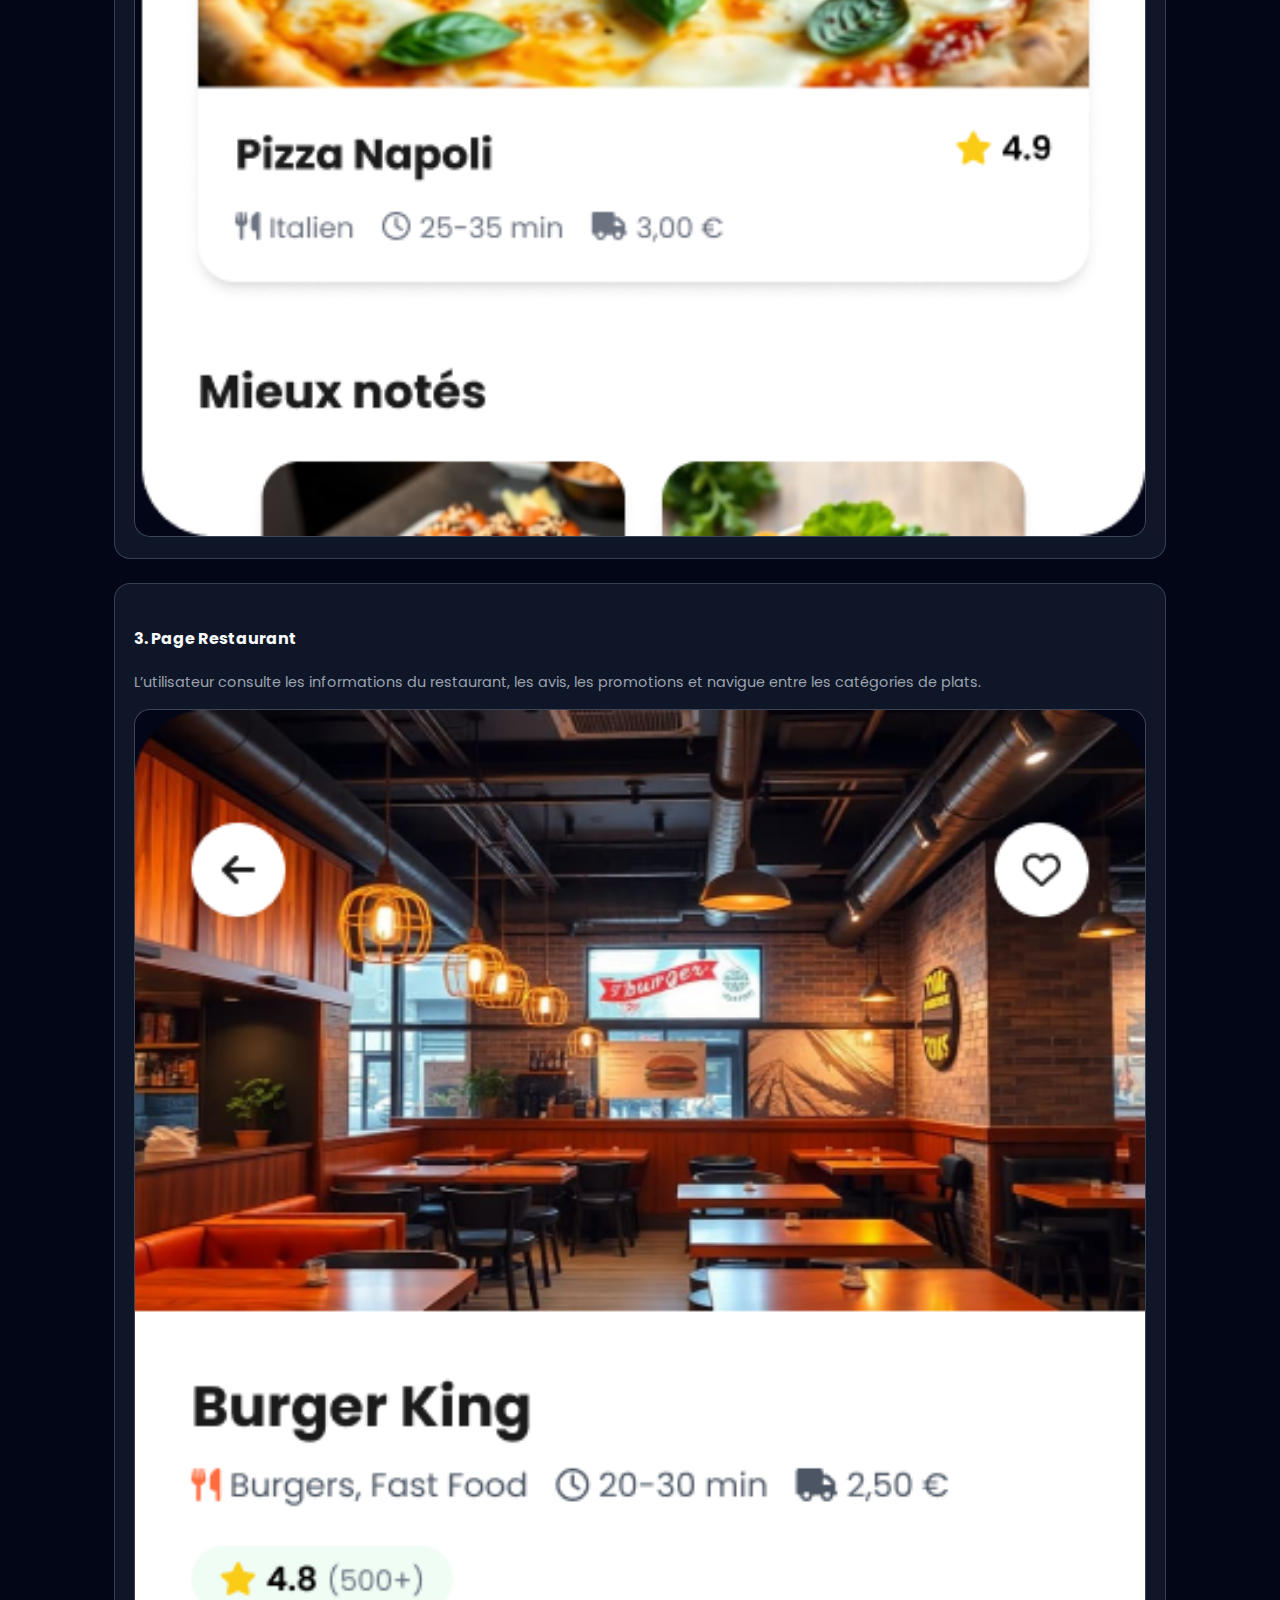
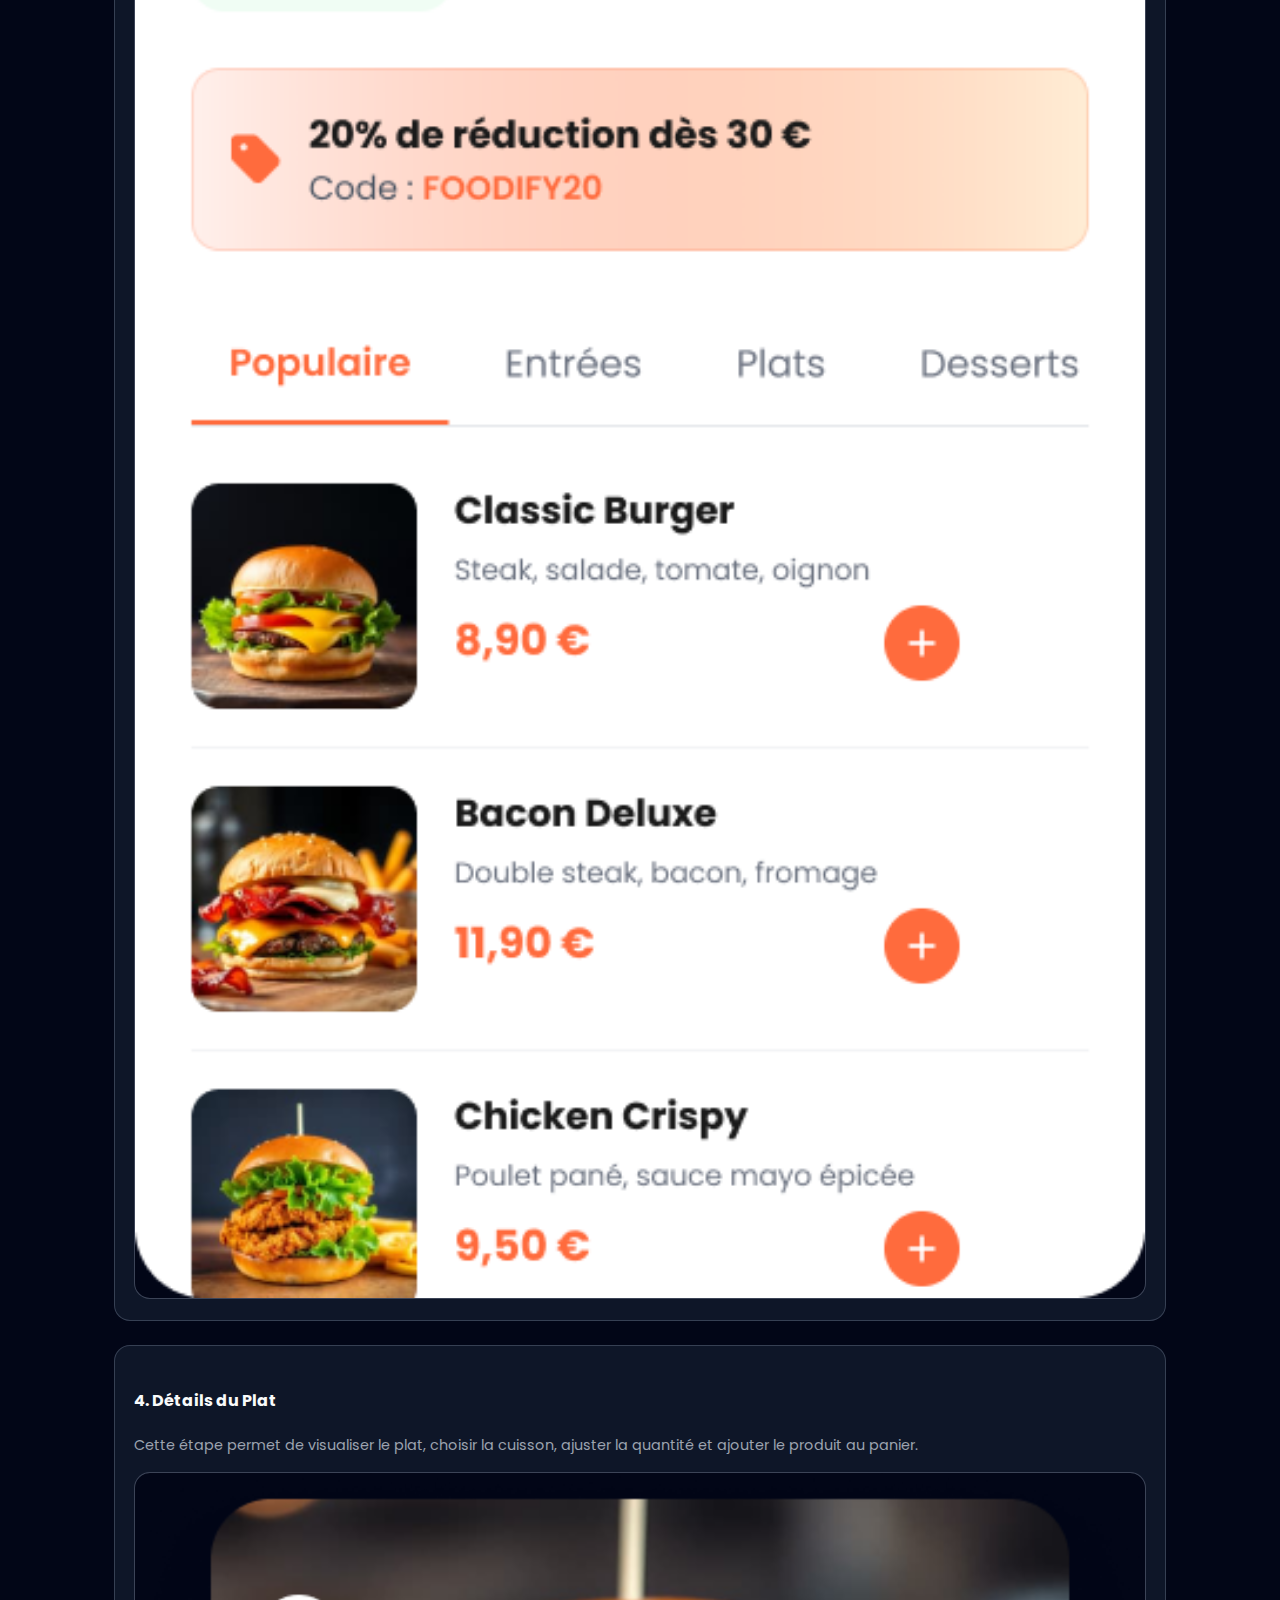
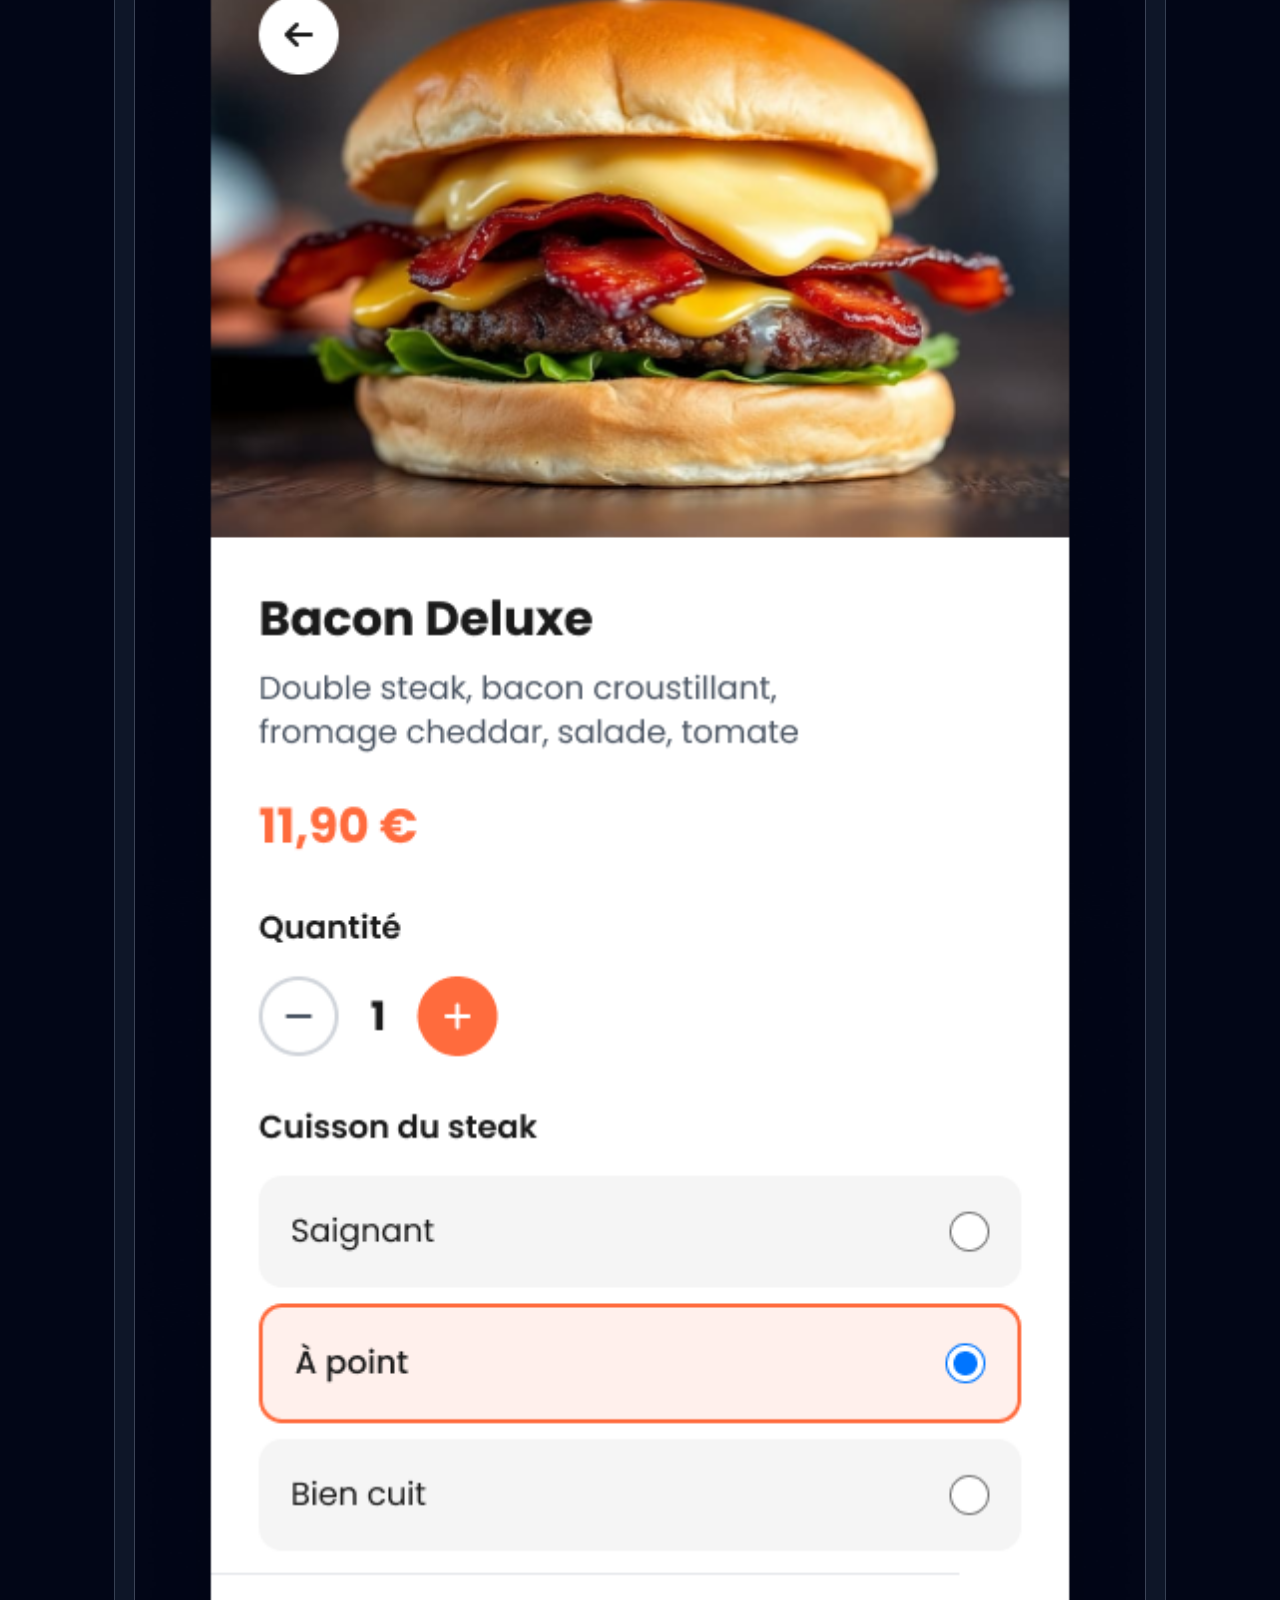
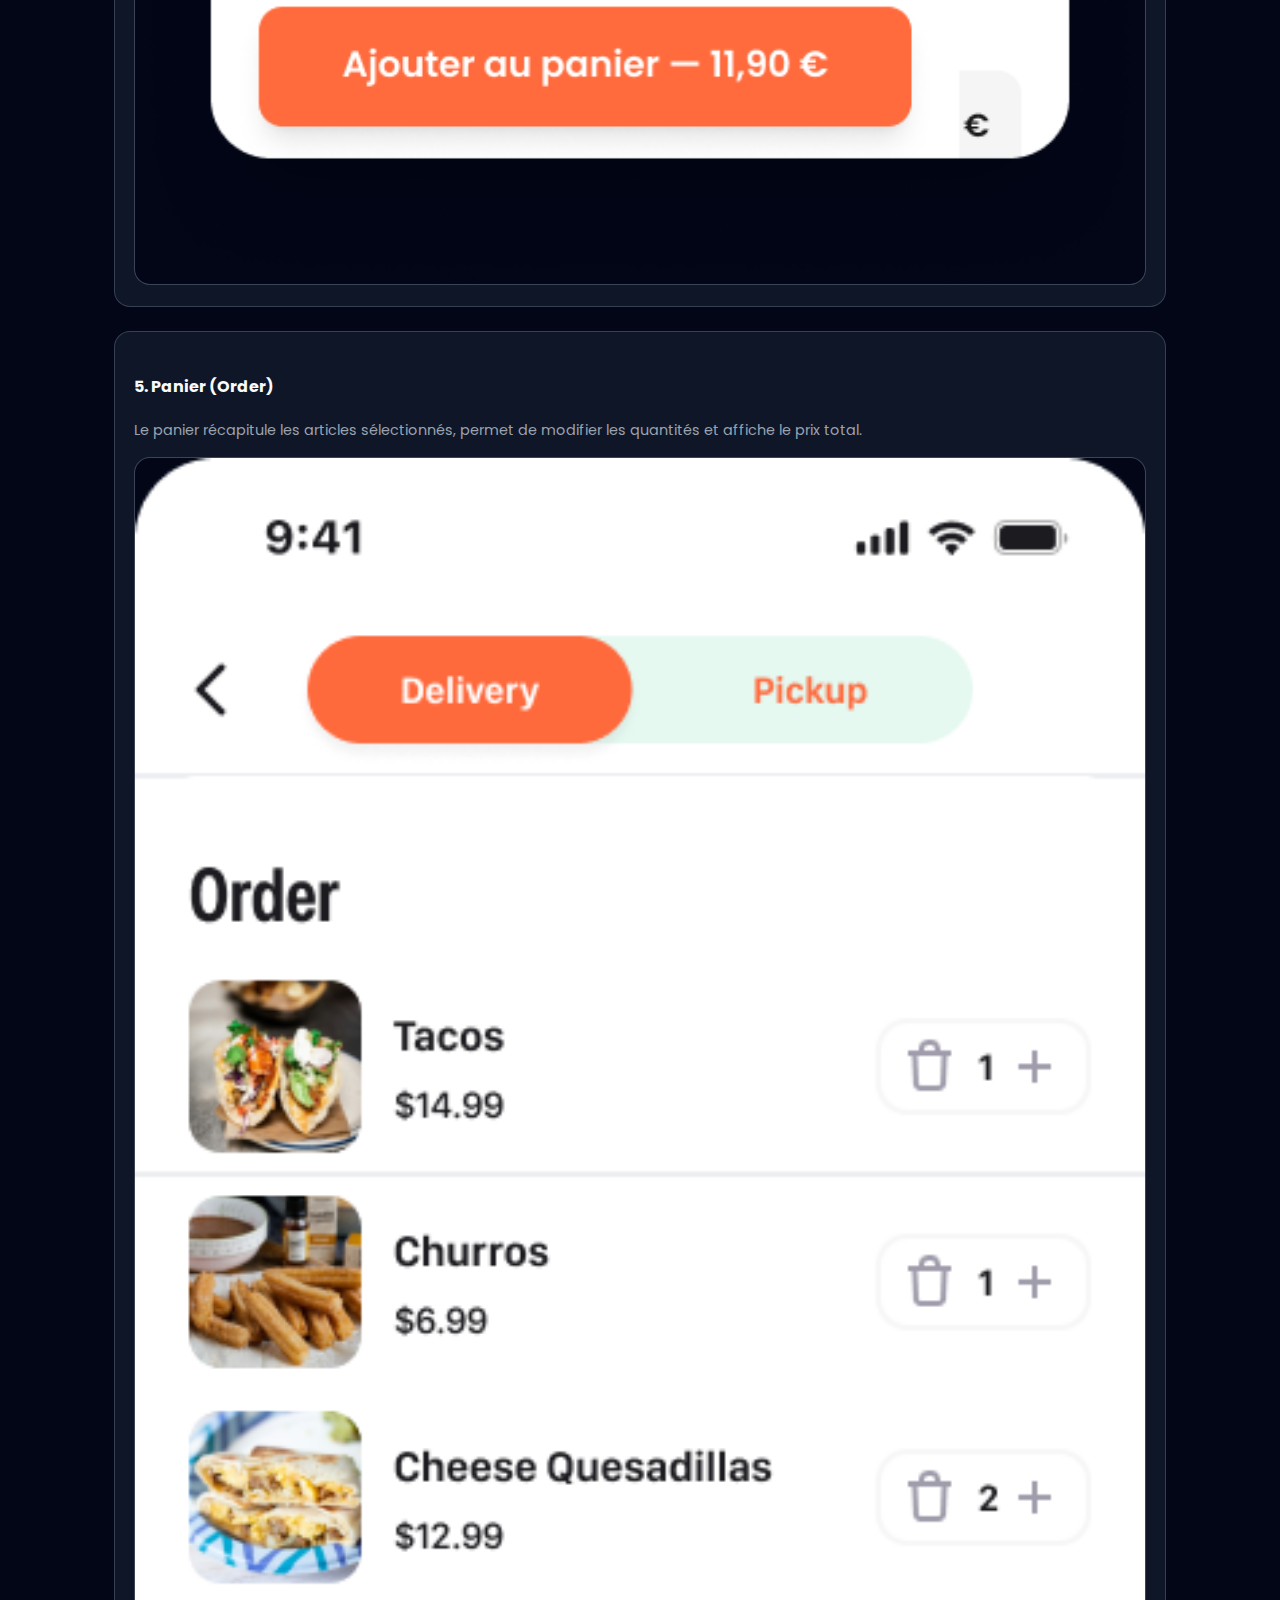
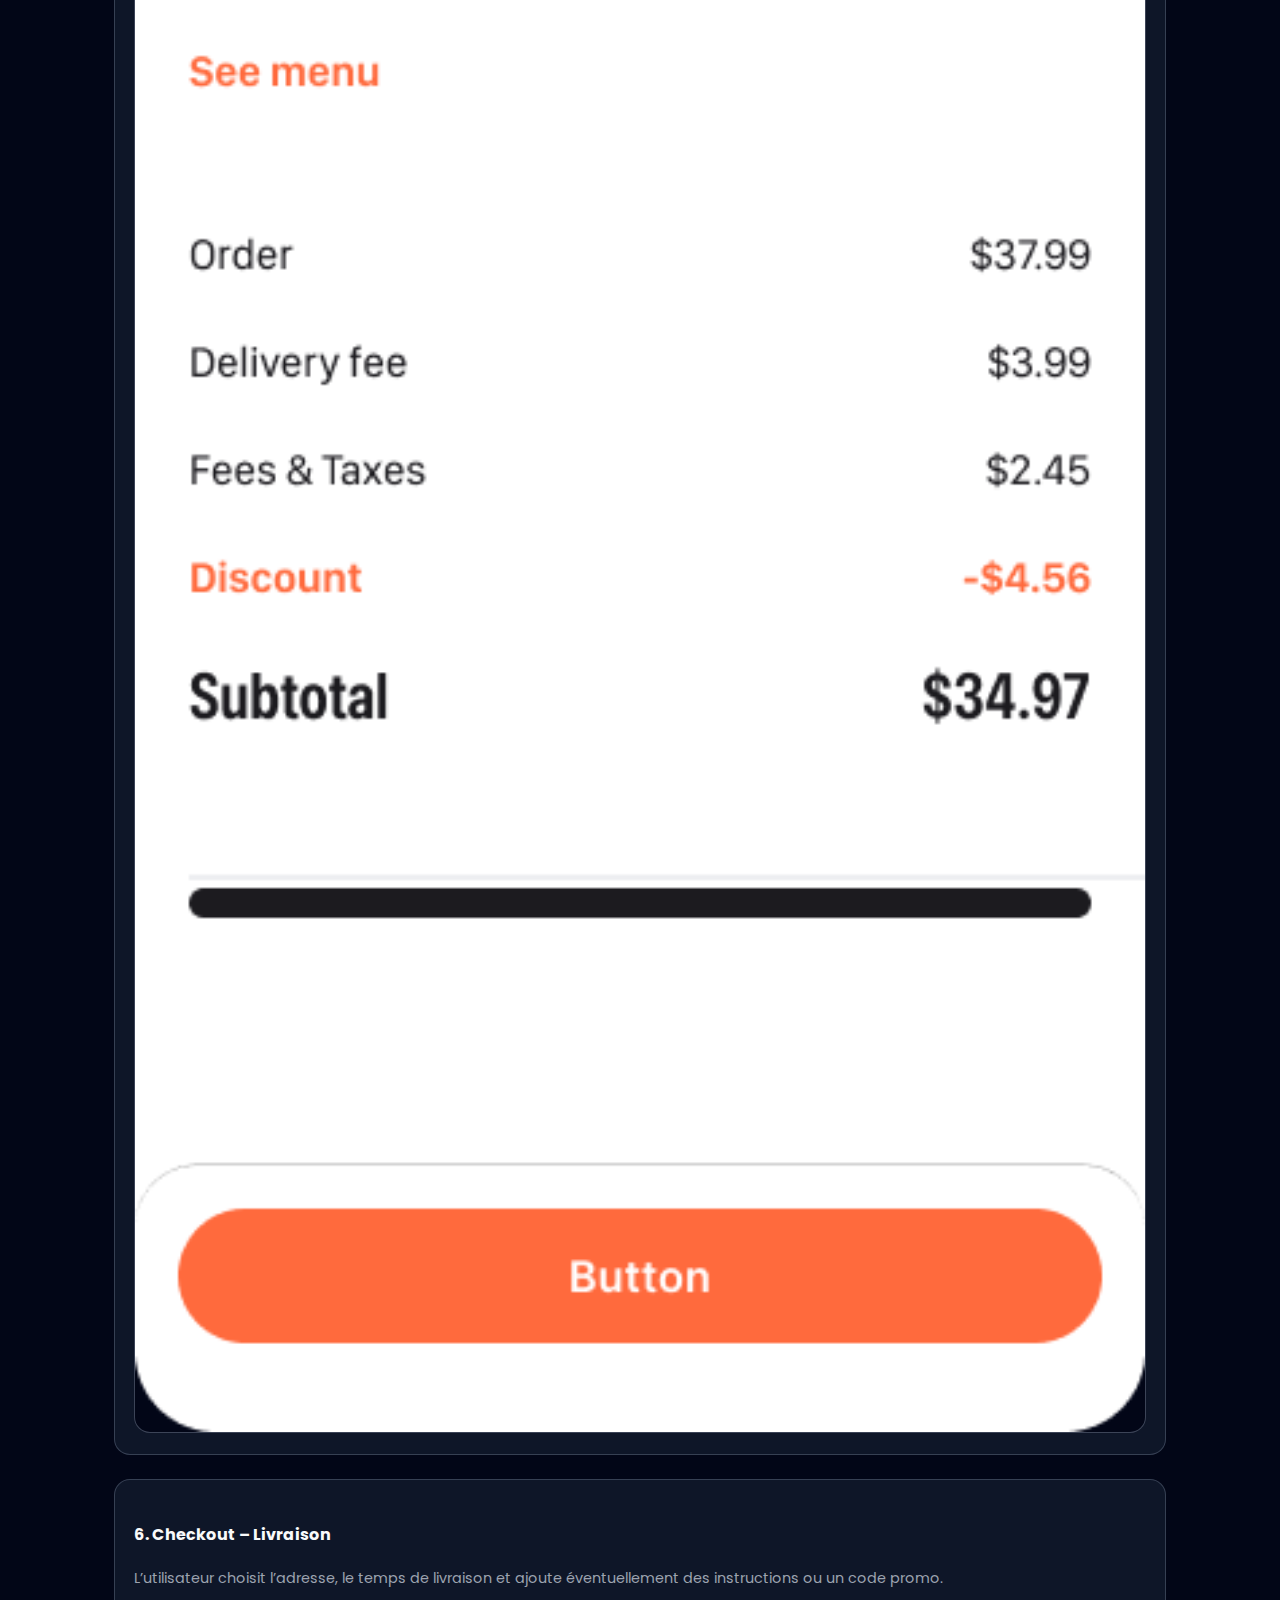
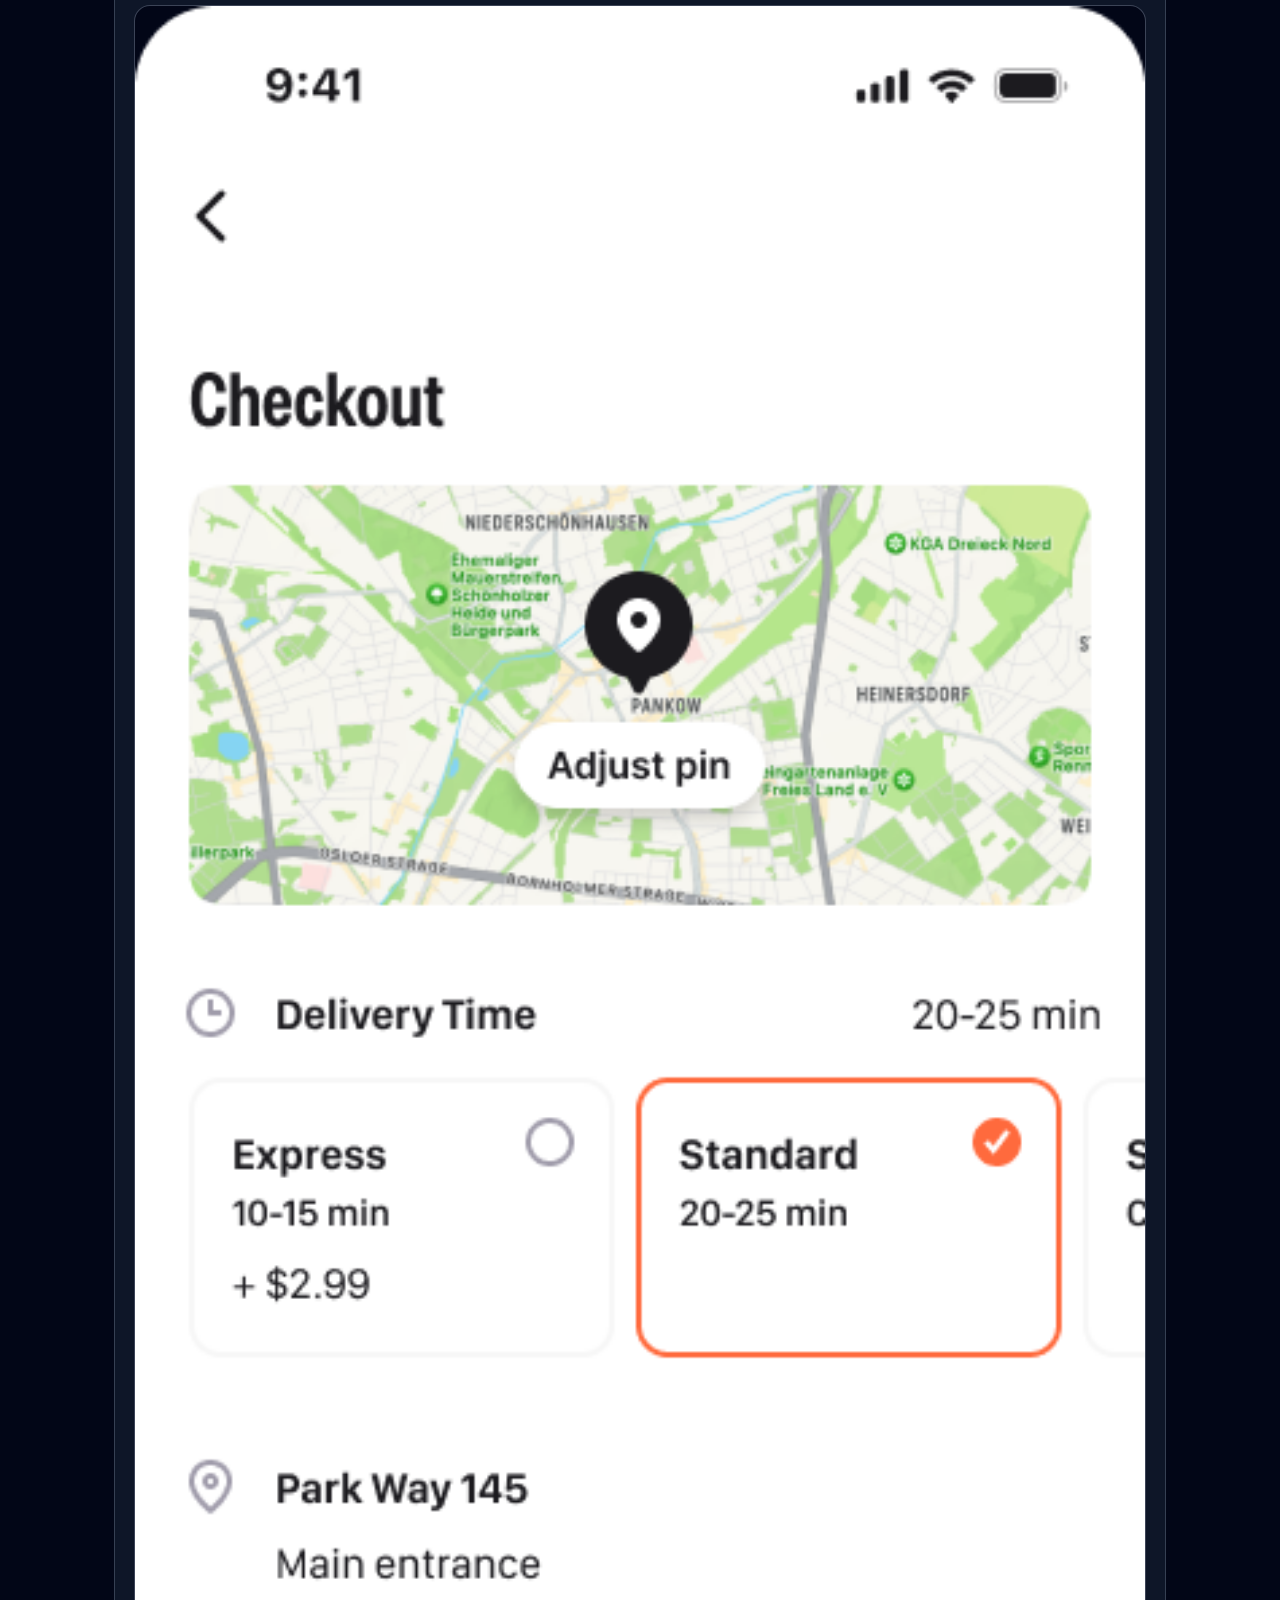
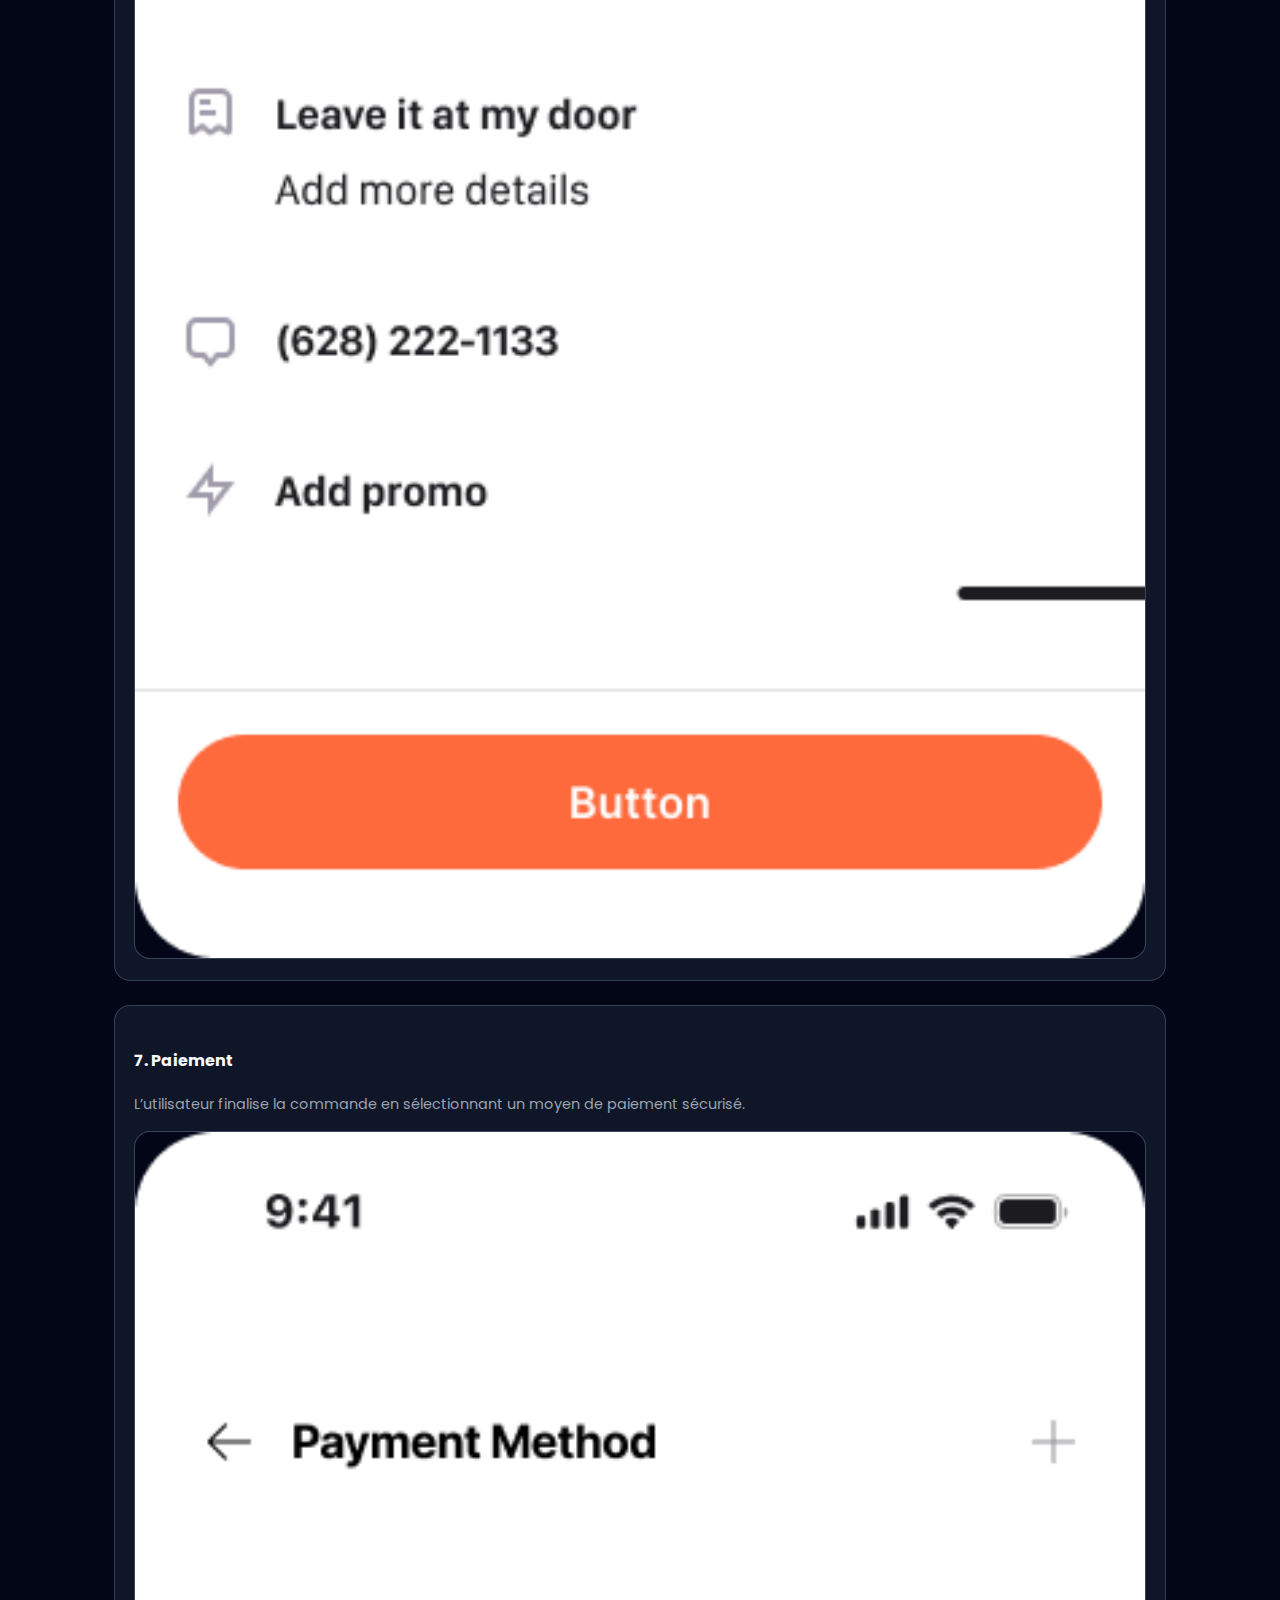
<file: foodify-prototype-guide.html>
<!DOCTYPE html>
<html lang="fr">
<head>
  <meta charset="UTF-8" />
  <meta name="viewport" content="width=device-width, initial-scale=1.0" />
  <title>Foodify – Guide du Prototype</title>

  <link rel="stylesheet" href="style.css" />

  <link rel="preconnect" href="https://fonts.googleapis.com">
  <link rel="preconnect" href="https://fonts.gstatic.com" crossorigin>
  <link href="https://fonts.googleapis.com/css2?family=Poppins:wght@300;400;500;600;700&display=swap" rel="stylesheet">
</head>
<body>

<!-- ===== Header ===== -->
<header class="header">
  <div class="container header-container">
    <div class="logo">Food<span>ify</span></div>

    <nav class="nav" id="navMenu">
      <a href="index.html">Accueil</a>
      <a href="index.html#projects">Projets</a>
      <a href="foodify-prototype-guide.html">Prototype Guide</a>
      <a href="index.html#contact">Contact</a>
    </nav>

    <button class="nav-toggle" id="navToggle">☰</button>
  </div>
</header>

<!-- ===== Hero ===== -->
<section class="hero">
  <div class="container hero-container">
    <div>
      <p class="hero-intro">UI/UX Case Study</p>
      <h1 class="hero-title smaller">Foodify</h1>
      <p class="hero-subtitle">Guide du Prototype</p>

      <p class="hero-description">
        Ce guide présente le prototype Foodify et explique le parcours utilisateur
        à travers les écrans clés de l’application mobile.
      </p>
    </div>
  </div>
</section>

<!-- ===== Guide Prototype ===== -->
<section class="section section-alt">
  <div class="container">

    <h2 class="section-title">Parcours Utilisateur</h2>
    <p class="section-subtitle">
      Le parcours a été conçu pour permettre à l’utilisateur de commander
      rapidement un repas de manière simple et fluide.
    </p>

    <!-- 1 -->
    <div class="case-block" style="margin-top:2.5rem;">
      <h4>1. Connexion / Inscription</h4>
      <p>
        L’utilisateur accède à l’application via plusieurs méthodes
        (Facebook, Google, Apple ou numéro de téléphone) afin de réduire
        les frictions à l’entrée.
      </p>

      <div class="image-row">
        <img src="images/01-login.png" class="case-image" alt="Login Foodify">
      </div>
    </div>

    <!-- 2 -->
    <div class="case-block" style="margin-top:1.5rem;">
      <h4>2. Écran d’accueil – Restaurants</h4>
      <p>
        L’écran Home affiche les restaurants populaires proches de l’utilisateur,
        avec une barre de recherche et des filtres par catégories.
      </p>

      <div class="image-row">
        <img src="images/02-home.png" class="case-image" alt="Home Foodify">
      </div>
    </div>

    <!-- 3 -->
    <div class="case-block" style="margin-top:1.5rem;">
      <h4>3. Page Restaurant</h4>
      <p>
        L’utilisateur consulte les informations du restaurant, les avis,
        les promotions et navigue entre les catégories de plats.
      </p>

      <div class="image-row">
        <img src="images/03-restaurant.png" class="case-image" alt="Restaurant Foodify">
      </div>
    </div>

    <!-- 4 -->
    <div class="case-block" style="margin-top:1.5rem;">
      <h4>4. Détails du Plat</h4>
      <p>
        Cette étape permet de visualiser le plat, choisir la cuisson,
        ajuster la quantité et ajouter le produit au panier.
      </p>

      <div class="image-row">
        <img src="images/04-product.png" class="case-image" alt="Produit Foodify">
      </div>
    </div>

    <!-- 5 -->
    <div class="case-block" style="margin-top:1.5rem;">
      <h4>5. Panier (Order)</h4>
      <p>
        Le panier récapitule les articles sélectionnés, permet
        de modifier les quantités et affiche le prix total.
      </p>

      <div class="image-row">
        <img src="images/05-order.png" class="case-image" alt="Panier Foodify">
      </div>
    </div>

    <!-- 6 -->
    <div class="case-block" style="margin-top:1.5rem;">
      <h4>6. Checkout – Livraison</h4>
      <p>
        L’utilisateur choisit l’adresse, le temps de livraison
        et ajoute éventuellement des instructions ou un code promo.
      </p>

      <div class="image-row">
        <img src="images/06-checkout.png" class="case-image" alt="Checkout Foodify">
      </div>
    </div>

    

    <!-- 7 -->
    <div class="case-block" style="margin-top:1.5rem;">
      <h4>7. Paiement</h4>
      <p>
        L’utilisateur finalise la commande en sélectionnant
        un moyen de paiement sécurisé.
      </p>

      <div class="image-row">
        <img src="images/08-payment.png" class="case-image" alt="Paiement Foodify">
      </div>
    </div>

    <!-- Figma -->
    <div class="case-block" style="margin-top:2rem;">
      <h4>Prototype interactif (Figma)</h4>
      <p>
        Le prototype interactif permet de tester l’ensemble du parcours utilisateur
        comme dans une application réelle.
      </p>

      <div class="prototype-embed">
        <iframe
          src="https://www.figma.com/embed?embed_host=share&url=LIEN_DU_PROTO_FIGMA"
          allowfullscreen>
        </iframe>
        <p class="embed-note">
          Prototype Foodify – conçu sur Figma
        </p>
      </div>
    </div>

  </div>
</section>

<!-- ===== Footer ===== -->
<footer class="footer">
  <div class="container footer-container">
    <p>© <span id="year"></span> Rokaya El Maaroufi</p>
  </div>
</footer>

<script>
  document.getElementById("year").textContent = new Date().getFullYear();
  document.getElementById("navToggle").onclick = () =>
    document.getElementById("navMenu").classList.toggle("open");
</script>

</body>
</html>
</file>
<file: style.css>
*,
*::before,
*::after {
  box-sizing: border-box;
}

:root {
  --bg: #020617;
  --bg-alt: #050816;
  --card: #0b1220;
  --accent: #6366f1;
  --accent-soft: rgba(99, 102, 241, 0.15);
  --text: #f9fafb;
  --muted: #9ca3af;
  --border: #1f2937;
  --radius-xl: 1.5rem;
  --radius-lg: 1rem;
  --shadow-soft: 0 18px 40px rgba(0, 0, 0, 0.35);
}

html {
  scroll-behavior: smooth;
}

body {
  margin: 0;
  font-family: "Poppins", system-ui, -apple-system, BlinkMacSystemFont, sans-serif;
  background: radial-gradient(circle at top left, #111827, #020617 50%, #000000);
  color: var(--text);
}

/* Layout */
.container {
  width: 100%;
  max-width: 1100px;
  margin: 0 auto;
  padding: 0 1.5rem;
}

.section {
  padding: 5rem 0;
}

.section-alt {
  background: radial-gradient(circle at top, #020617, #020617);
}

/* Header / Nav */
.header {
  position: sticky;
  top: 0;
  z-index: 100;
  backdrop-filter: blur(20px);
  background: linear-gradient(to bottom, rgba(2, 6, 23, 0.96), rgba(2, 6, 23, 0.5), transparent);
  border-bottom: 1px solid rgba(148, 163, 184, 0.18);
}

.header-container {
  display: flex;
  align-items: center;
  justify-content: space-between;
  padding: 1rem 0;
}

.logo {
  font-weight: 600;
  letter-spacing: 0.08em;
  font-size: 1rem;
  text-transform: uppercase;
}

.logo span {
  color: var(--accent);
}

.nav {
  display: flex;
  gap: 1.5rem;
}

.nav a {
  font-size: 0.9rem;
  text-decoration: none;
  color: var(--muted);
  position: relative;
  padding-bottom: 0.25rem;
}

.nav a::after {
  content: "";
  position: absolute;
  left: 0;
  bottom: 0;
  width: 0;
  height: 2px;
  background: var(--accent);
  transition: width 0.2s ease;
}

.nav a:hover {
  color: var(--text);
}

.nav a:hover::after {
  width: 100%;
}

.nav-toggle {
  display: none;
  font-size: 1.5rem;
  background: none;
  border: none;
  color: var(--text);
}

/* Hero */
.hero {
  padding: 5rem 0 3rem;
}

.hero-container {
  display: grid;
  grid-template-columns: minmax(0, 3fr) minmax(0, 2.5fr);
  gap: 3rem;
  align-items: center;
}

.hero-intro {
  font-size: 0.9rem;
  text-transform: uppercase;
  letter-spacing: 0.15em;
  color: var(--muted);
  margin-bottom: 0.5rem;
}

.hero-title {
  font-size: 3rem;
  line-height: 1.1;
  margin: 0;
}

.hero-title.smaller {
  font-size: 2.3rem;
}

.hero-subtitle {
  color: var(--accent);
  font-weight: 500;
  margin-top: 0.4rem;
}

.hero-description {
  margin: 1.2rem 0 1.8rem;
  color: var(--muted);
  max-width: 32rem;
}

.hero-actions {
  display: flex;
  flex-wrap: wrap;
  gap: 1rem;
}

/* Buttons */
.btn {
  display: inline-flex;
  align-items: center;
  justify-content: center;
  padding: 0.8rem 1.4rem;
  border-radius: 999px;
  border: 1px solid transparent;
  font-size: 0.9rem;
  font-weight: 500;
  cursor: pointer;
  text-decoration: none;
  transition: all 0.16s ease;
}

.primary-btn {
  background: radial-gradient(circle at top left, #a855f7, #6366f1);
  color: white;
  box-shadow: 0 12px 30px rgba(79, 70, 229, 0.45);
}

.primary-btn:hover {
  transform: translateY(-1px);
  box-shadow: 0 18px 40px rgba(79, 70, 229, 0.6);
}

.ghost-btn {
  background: transparent;
  border-color: rgba(148, 163, 184, 0.4);
  color: var(--text);
}

.ghost-btn:hover {
  border-color: var(--accent);
  background: rgba(15, 23, 42, 0.9);
}

.small-btn {
  padding: 0.5rem 1.1rem;
  font-size: 0.8rem;
}

/* Hero image */
.hero-image {
  display: flex;
  justify-content: center;
}

.hero-avatar-placeholder {
  width: 260px;
  height: 260px;
  border-radius: 50%;
  border: 1px solid rgba(148, 163, 184, 0.3);
  background: radial-gradient(circle at top, rgba(129, 140, 248, 0.25), rgba(15, 23, 42, 1));
  box-shadow: var(--shadow-soft);
  display: flex;
  align-items: center;
  justify-content: center;
  text-transform: uppercase;
  font-size: 0.9rem;
  letter-spacing: 0.12em;
  color: var(--muted);
  text-align: center;
  padding: 1rem;
}

/* Section titles */
.section-title {
  font-size: 1.8rem;
  margin-bottom: 0.3rem;
}

.section-subtitle {
  color: var(--muted);
  max-width: 32rem;
}

/* About */
.about-grid {
  margin-top: 2.5rem;
  display: grid;
  gap: 2.5rem;
  grid-template-columns: minmax(0, 3fr) minmax(0, 2.3fr);
}

.about-details {
  border-radius: var(--radius-xl);
  background: radial-gradient(circle at top left, var(--accent-soft), #020617);
  padding: 1.6rem 1.4rem;
  border: 1px solid rgba(148, 163, 184, 0.25);
  display: grid;
  gap: 0.6rem;
  font-size: 0.9rem;
}

.about-details span {
  color: var(--muted);
  display: inline-block;
  width: 90px;
}

/* Skills */
.skills-grid {
  margin-top: 2.5rem;
  display: grid;
  grid-template-columns: repeat(3, minmax(0, 1fr));
  gap: 1.5rem;
}

.skill-card {
  background: rgba(15, 23, 42, 0.9);
  border-radius: var(--radius-lg);
  padding: 1.4rem 1.3rem;
  border: 1px solid rgba(148, 163, 184, 0.25);
  box-shadow: 0 12px 24px rgba(15, 23, 42, 0.7);
}

.skill-card h3 {
  margin-top: 0;
  margin-bottom: 0.7rem;
  font-size: 1rem;
}

.skill-card ul {
  list-style: none;
  padding: 0;
  margin: 0;
  color: var(--muted);
  font-size: 0.9rem;
}

.skill-card li + li {
  margin-top: 0.3rem;
}

/* Projects */
.projects-grid {
  margin-top: 2.5rem;
  display: grid;
  grid-template-columns: repeat(3, minmax(0, 1fr));
  gap: 1.5rem;
}

.project-card {
  background: rgba(15, 23, 42, 0.95);
  border-radius: var(--radius-lg);
  padding: 1.4rem 1.3rem 1.2rem;
  border: 1px solid rgba(148, 163, 184, 0.25);
  box-shadow: 0 14px 30px rgba(15, 23, 42, 0.9);
  display: flex;
  flex-direction: column;
  gap: 0.6rem;
}

.project-card h3 {
  margin: 0;
  font-size: 1rem;
}

.project-card p {
  margin: 0;
  color: var(--muted);
  font-size: 0.9rem;
}

.project-tags {
  display: flex;
  flex-wrap: wrap;
  gap: 0.4rem;
  margin-top: 0.4rem;
}

.project-tags span {
  font-size: 0.75rem;
  border-radius: 999px;
  padding: 0.2rem 0.7rem;
  border: 1px solid rgba(148, 163, 184, 0.4);
  color: var(--muted);
}

.project-link {
  margin-top: 0.6rem;
  font-size: 0.85rem;
  text-decoration: none;
  color: var(--accent);
}

/* Contact */
.contact-form {
  margin-top: 2.5rem;
  background: rgba(15, 23, 42, 0.95);
  border-radius: var(--radius-xl);
  padding: 1.8rem 1.5rem;
  border: 1px solid rgba(148, 163, 184, 0.3);
  box-shadow: var(--shadow-soft);
}

.form-grid {
  display: grid;
  grid-template-columns: repeat(2, minmax(0, 1fr));
  gap: 1rem;
}

.form-group {
  display: flex;
  flex-direction: column;
  gap: 0.35rem;
}

label {
  font-size: 0.85rem;
  color: var(--muted);
}

input,
textarea {
  font-family: inherit;
  background: rgba(15, 23, 42, 0.9);
  border-radius: 0.7rem;
  border: 1px solid rgba(148, 163, 184, 0.4);
  padding: 0.7rem 0.8rem;
  color: var(--text);
  font-size: 0.9rem;
}

input:focus,
textarea:focus {
  outline: none;
  border-color: var(--accent);
  box-shadow: 0 0 0 1px rgba(129, 140, 248, 0.5);
}

/* Footer */
.footer {
  border-top: 1px solid rgba(31, 41, 55, 1);
  padding: 1.5rem 0 2rem;
  background: #020617;
}

.footer-container {
  display: flex;
  align-items: center;
  justify-content: space-between;
  gap: 1rem;
  font-size: 0.85rem;
  color: var(--muted);
}

.footer-links {
  display: flex;
  gap: 1rem;
}

.footer-links a {
  text-decoration: none;
  color: var(--muted);
}

.footer-links a:hover {
  color: var(--accent);
}

/* ===== Case Study (project1) ===== */

.case-hero {
  padding: 4.5rem 0 2.5rem;
}

.case-hero-container {
  display: flex;
  gap: 2rem;
  justify-content: space-between;
  align-items: flex-end;
  flex-wrap: nowrap;              /* مهم: باش الأعمدة ما يطيحوش للسطر التاني فالديسكتوب */
}

.case-hero-container > div:first-child {
  max-width: 60%;                 /* باش العنوان ما يخذيش 100% ديال العرض */
}

.case-hero-meta {
  display: grid;
  gap: 0.6rem;
  min-width: 220px;
}

.meta-label {
  display: block;
  font-size: 0.7rem;
  text-transform: uppercase;
  letter-spacing: 0.12em;
  color: var(--muted);
}

.meta-value {
  font-size: 0.85rem;
}

.case-section-title {
  margin: 0 0 0.6rem;
  font-size: 1.1rem;
}

.case-grid {
  margin-top: 2rem;
  display: grid;
  grid-template-columns: minmax(0, 1.1fr) minmax(0, 1.1fr);
  gap: 1.7rem;
}

.case-block {
  background: rgba(15, 23, 42, 0.96);
  border-radius: var(--radius-lg);
  border: 1px solid rgba(148, 163, 184, 0.3);
  padding: 1.3rem 1.2rem;
}

.case-block p,
.case-block li {
  font-size: 0.9rem;
  color: var(--muted);
}

.case-list {
  margin: 0.3rem 0 0;
  padding-left: 1.1rem;
}

/* Images & placeholders */
.image-grid {
  margin-top: 1.3rem;
  display: grid;
  grid-template-columns: repeat(3, minmax(0, 1fr));
  gap: 1rem;
}

.image-row {
  margin-top: 1rem;
}

.case-figure {
  margin: 0;
}

.case-figure figcaption {
  margin-top: 0.4rem;
  font-size: 0.8rem;
  color: var(--muted);
}

.case-image {
  width: 100%;
  display: block;
  border-radius: 1rem;
  border: 1px solid rgba(148, 163, 184, 0.4);
  background: #020617;
}

.case-image.wide {
  max-width: 100%;
}

/* Prototype embed */
.prototype-embed {
  margin-top: 1.2rem;
  border-radius: 1rem;
  border: 1px solid rgba(148, 163, 184, 0.35);
  overflow: hidden;
  background: #020617;
}

.prototype-embed iframe {
  width: 100%;
  min-height: 420px;
  border: 0;
}

.embed-note {
  margin: 0;
  padding: 0.7rem 0.9rem;
  font-size: 0.8rem;
  color: var(--muted);
  border-top: 1px solid rgba(31, 41, 55, 1);
}

.back-link-block {
  margin-top: 2rem;
  text-align: right;
}

/* Responsive */
@media (max-width: 900px) {
  .hero-container {
    grid-template-columns: minmax(0, 1fr);
  }

  .hero-image {
    order: -1;
  }

  .skills-grid,
  .projects-grid {
    grid-template-columns: repeat(2, minmax(0, 1fr));
  }

  .case-grid {
    grid-template-columns: minmax(0, 1fr);
  }

  .about-grid {
    grid-template-columns: minmax(0, 1fr);
  }

  .image-grid {
    grid-template-columns: repeat(2, minmax(0, 1fr));
  }

  /* مهم: فالموبايل نرجعوهم عموديين */
  .case-hero-container {
    flex-direction: column;
    align-items: flex-start;
  }
}

@media (max-width: 700px) {
  .nav {
    position: absolute;
    top: 56px;
    right: 1.5rem;
    background: rgba(15, 23, 42, 0.98);
    border-radius: 1rem;
    border: 1px solid rgba(148, 163, 184, 0.25);
    box-shadow: var(--shadow-soft);
    padding: 0.8rem 1rem;
    flex-direction: column;
    gap: 0.6rem;
    min-width: 180px;
    display: none;
  }

  .nav.open {
    display: flex;
  }

  .nav-toggle {
    display: block;
  }

  .skills-grid,
  .projects-grid {
    grid-template-columns: minmax(0, 1fr);
  }

  .form-grid {
    grid-template-columns: minmax(0, 1fr);
  }

  .hero-title {
    font-size: 2.3rem;
  }

  .image-grid {
    grid-template-columns: minmax(0, 1fr);
  }

  .footer-container {
    flex-direction: column;
    align-items: flex-start;
  }
}
</file>
